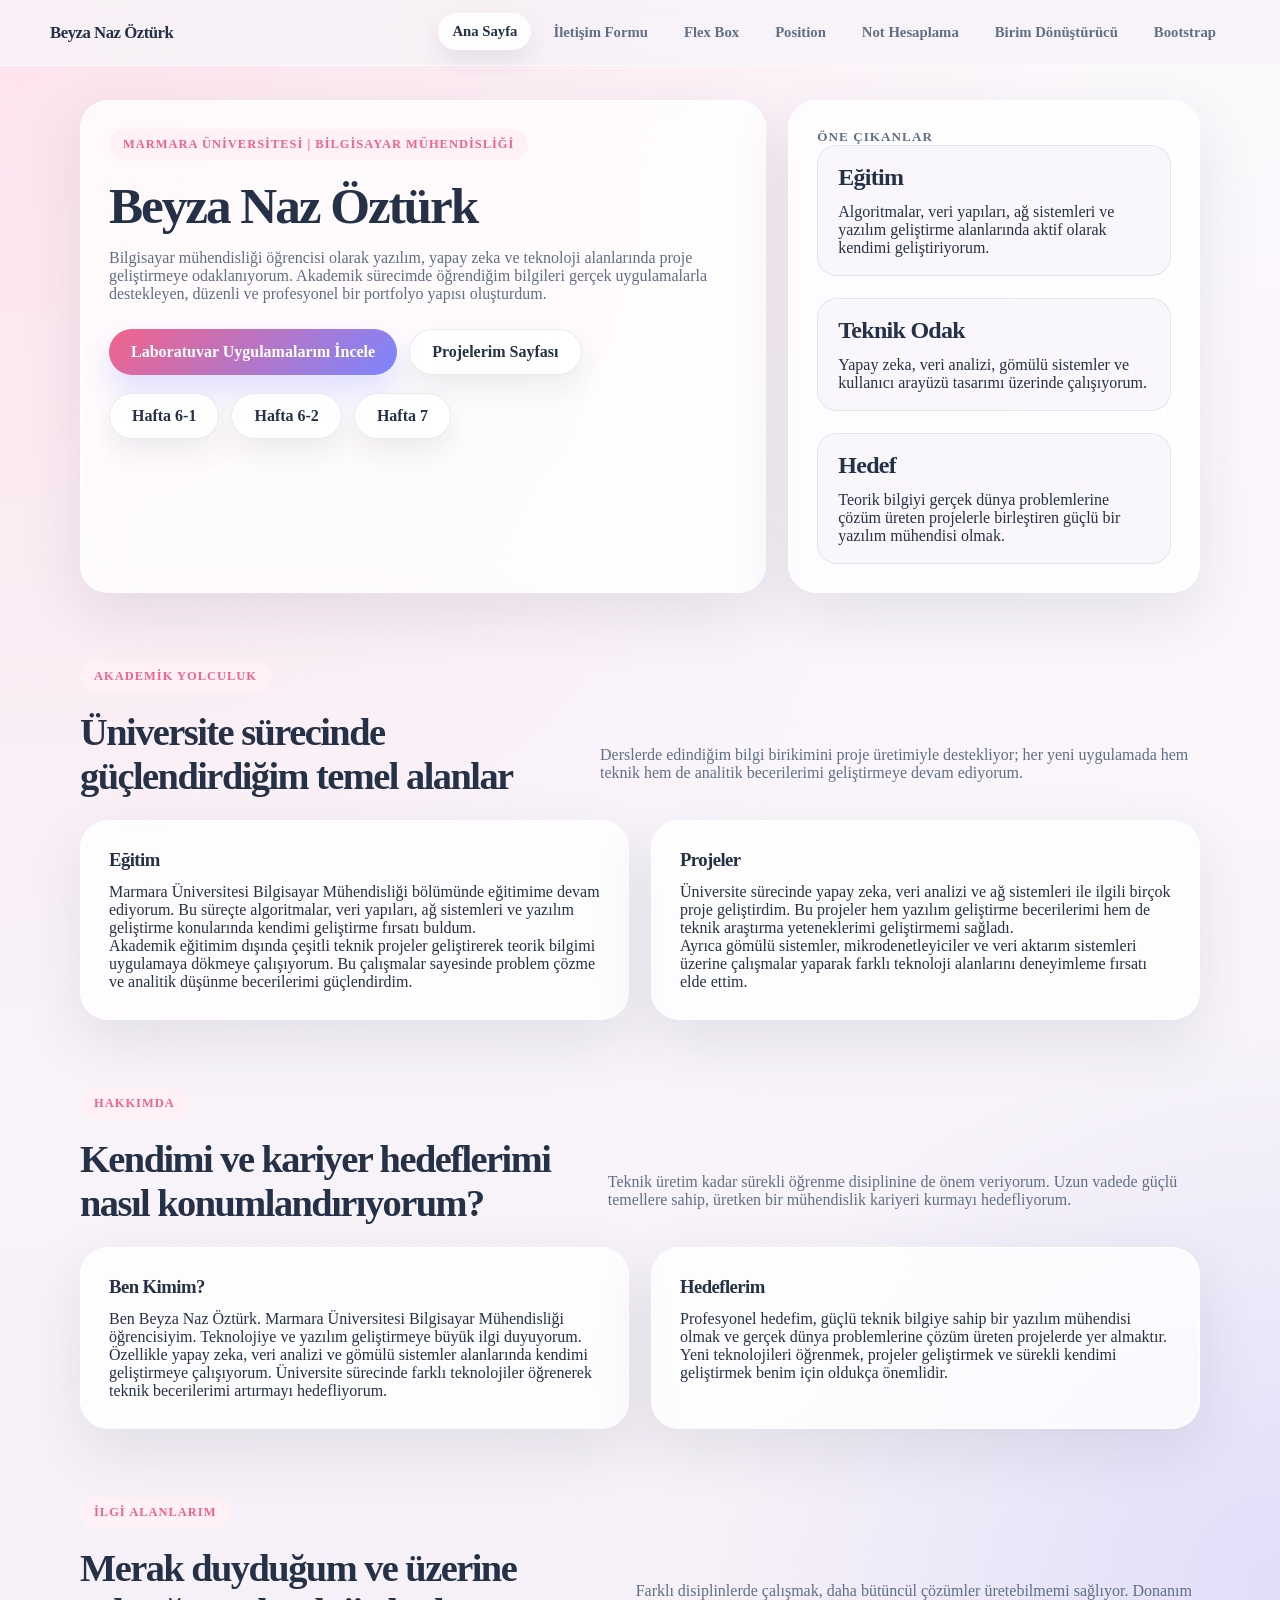
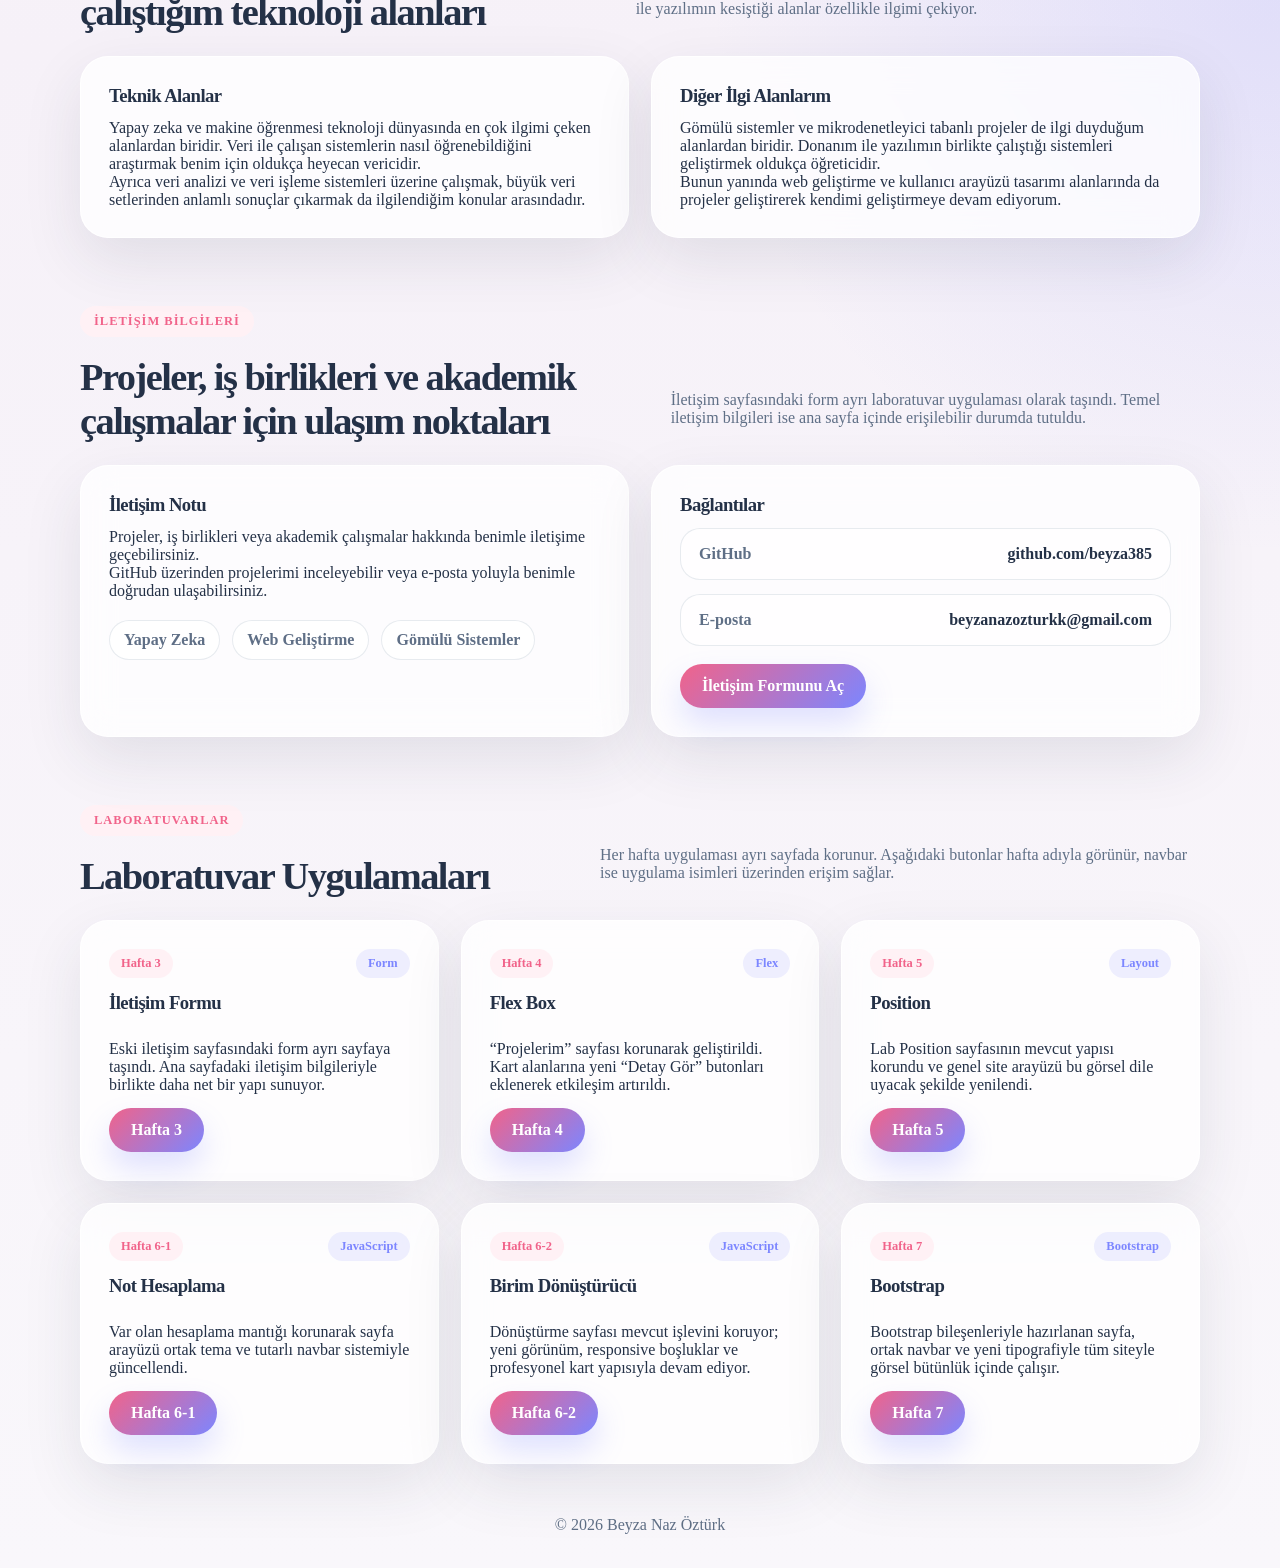
<file: index.html>
<!DOCTYPE html>
<html lang="tr">
<head>
  <meta charset="UTF-8">
  <meta name="viewport" content="width=device-width, initial-scale=1.0">
  <title>Beyza Naz Öztürk | Kişisel Web Sitesi</title>
  <link rel="preconnect" href="https://fonts.googleapis.com">
  <link rel="preconnect" href="https://fonts.gstatic.com" crossorigin>
  <link href="https://fonts.googleapis.com/css2?family=Manrope:wght@400;500;600;700;800&display=swap" rel="stylesheet">
  <link rel="stylesheet" href="styles/style.css">
</head>
<body id="top">
  <nav class="site-nav">
    <div class="nav-inner">
      <a class="nav-brand" href="#top">Beyza Naz Öztürk</a>
      <button class="nav-toggle" type="button" aria-expanded="false" aria-label="Menüyü aç">Menü</button>
      <div class="nav-links">
        <a href="#top" aria-current="page">Ana Sayfa</a>
        <a href="contact.html">İletişim Formu</a>
        <a href="projelerim.html">Flex Box</a>
        <a href="lab_position.html">Position</a>
        <a href="hafta6-1.html">Not Hesaplama</a>
        <a href="hafta6-2.html">Birim Dönüştürücü</a>
        <a href="hafta7.html">Bootstrap</a>
      </div>
    </div>
  </nav>

  <header class="hero-section">
    <div class="section-shell hero-grid">
      <section class="surface-card hero-copy">
        <span class="eyebrow">Marmara Üniversitesi | Bilgisayar Mühendisliği</span>
        <h1>Beyza Naz Öztürk</h1>
        <p>
          Bilgisayar mühendisliği öğrencisi olarak yazılım, yapay zeka ve teknoloji alanlarında proje geliştirmeye odaklanıyorum.
          Akademik sürecimde öğrendiğim bilgileri gerçek uygulamalarla destekleyen, düzenli ve profesyonel bir portfolyo yapısı oluşturdum.
        </p>
        <div class="cta-row">
          <a href="#laboratuvar" class="primary-btn">Laboratuvar Uygulamalarını İncele</a>
          <a href="projelerim.html" class="secondary-btn">Projelerim Sayfası</a>
        </div>
        <div class="quick-links">
          <a href="hafta6-1.html" class="week-btn">Hafta 6-1</a>
          <a href="hafta6-2.html" class="week-btn">Hafta 6-2</a>
          <a href="hafta7.html" class="week-btn">Hafta 7</a>
        </div>
      </section>

      <aside class="surface-card hero-panel">
        <p class="panel-label">Öne Çıkanlar</p>
        <div class="hero-stats">
          <article class="stat-card">
            <h2>Eğitim</h2>
            <p>Algoritmalar, veri yapıları, ağ sistemleri ve yazılım geliştirme alanlarında aktif olarak kendimi geliştiriyorum.</p>
          </article>
          <article class="stat-card">
            <h2>Teknik Odak</h2>
            <p>Yapay zeka, veri analizi, gömülü sistemler ve kullanıcı arayüzü tasarımı üzerinde çalışıyorum.</p>
          </article>
          <article class="stat-card">
            <h2>Hedef</h2>
            <p>Teorik bilgiyi gerçek dünya problemlerine çözüm üreten projelerle birleştiren güçlü bir yazılım mühendisi olmak.</p>
          </article>
        </div>
      </aside>
    </div>
  </header>

  <main>
    <section class="section">
      <div class="section-shell">
        <div class="section-head">
          <div>
            <span class="eyebrow">Akademik Yolculuk</span>
            <h2>Üniversite sürecinde güçlendirdiğim temel alanlar</h2>
          </div>
          <p class="section-copy">
            Derslerde edindiğim bilgi birikimini proje üretimiyle destekliyor; her yeni uygulamada hem teknik hem de analitik becerilerimi geliştirmeye devam ediyorum.
          </p>
        </div>

        <div class="card-grid">
          <article class="surface-card">
            <h3>Eğitim</h3>
            <p>
              Marmara Üniversitesi Bilgisayar Mühendisliği bölümünde eğitimime devam ediyorum. Bu süreçte algoritmalar,
              veri yapıları, ağ sistemleri ve yazılım geliştirme konularında kendimi geliştirme fırsatı buldum.
            </p>
            <p>
              Akademik eğitimim dışında çeşitli teknik projeler geliştirerek teorik bilgimi uygulamaya dökmeye çalışıyorum.
              Bu çalışmalar sayesinde problem çözme ve analitik düşünme becerilerimi güçlendirdim.
            </p>
          </article>

          <article class="surface-card">
            <h3>Projeler</h3>
            <p>
              Üniversite sürecinde yapay zeka, veri analizi ve ağ sistemleri ile ilgili birçok proje geliştirdim.
              Bu projeler hem yazılım geliştirme becerilerimi hem de teknik araştırma yeteneklerimi geliştirmemi sağladı.
            </p>
            <p>
              Ayrıca gömülü sistemler, mikrodenetleyiciler ve veri aktarım sistemleri üzerine çalışmalar yaparak farklı teknoloji alanlarını
              deneyimleme fırsatı elde ettim.
            </p>
          </article>
        </div>
      </div>
    </section>

    <section id="hakkimda" class="section">
      <div class="section-shell">
        <div class="section-head">
          <div>
            <span class="eyebrow">Hakkımda</span>
            <h2>Kendimi ve kariyer hedeflerimi nasıl konumlandırıyorum?</h2>
          </div>
          <p class="section-copy">
            Teknik üretim kadar sürekli öğrenme disiplinine de önem veriyorum. Uzun vadede güçlü temellere sahip, üretken bir mühendislik kariyeri kurmayı hedefliyorum.
          </p>
        </div>

        <div class="card-grid">
          <article class="surface-card">
            <h3>Ben Kimim?</h3>
            <p>
              Ben Beyza Naz Öztürk. Marmara Üniversitesi Bilgisayar Mühendisliği öğrencisiyim. Teknolojiye ve yazılım geliştirmeye büyük ilgi duyuyorum.
            </p>
            <p>
              Özellikle yapay zeka, veri analizi ve gömülü sistemler alanlarında kendimi geliştirmeye çalışıyorum.
              Üniversite sürecinde farklı teknolojiler öğrenerek teknik becerilerimi artırmayı hedefliyorum.
            </p>
          </article>

          <article class="surface-card">
            <h3>Hedeflerim</h3>
            <p>
              Profesyonel hedefim, güçlü teknik bilgiye sahip bir yazılım mühendisi olmak ve gerçek dünya problemlerine çözüm üreten projelerde yer almaktır.
            </p>
            <p>
              Yeni teknolojileri öğrenmek, projeler geliştirmek ve sürekli kendimi geliştirmek benim için oldukça önemlidir.
            </p>
          </article>
        </div>
      </div>
    </section>

    <section id="ilgi-alanlari" class="section">
      <div class="section-shell">
        <div class="section-head">
          <div>
            <span class="eyebrow">İlgi Alanlarım</span>
            <h2>Merak duyduğum ve üzerine çalıştığım teknoloji alanları</h2>
          </div>
          <p class="section-copy">
            Farklı disiplinlerde çalışmak, daha bütüncül çözümler üretebilmemi sağlıyor. Donanım ile yazılımın kesiştiği alanlar özellikle ilgimi çekiyor.
          </p>
        </div>

        <div class="card-grid">
          <article class="surface-card">
            <h3>Teknik Alanlar</h3>
            <p>
              Yapay zeka ve makine öğrenmesi teknoloji dünyasında en çok ilgimi çeken alanlardan biridir.
              Veri ile çalışan sistemlerin nasıl öğrenebildiğini araştırmak benim için oldukça heyecan vericidir.
            </p>
            <p>
              Ayrıca veri analizi ve veri işleme sistemleri üzerine çalışmak, büyük veri setlerinden anlamlı sonuçlar çıkarmak da ilgilendiğim konular arasındadır.
            </p>
          </article>

          <article class="surface-card">
            <h3>Diğer İlgi Alanlarım</h3>
            <p>
              Gömülü sistemler ve mikrodenetleyici tabanlı projeler de ilgi duyduğum alanlardan biridir.
              Donanım ile yazılımın birlikte çalıştığı sistemleri geliştirmek oldukça öğreticidir.
            </p>
            <p>
              Bunun yanında web geliştirme ve kullanıcı arayüzü tasarımı alanlarında da projeler geliştirerek kendimi geliştirmeye devam ediyorum.
            </p>
          </article>
        </div>
      </div>
    </section>

    <section id="iletisim-bilgileri" class="section">
      <div class="section-shell">
        <div class="section-head">
          <div>
            <span class="eyebrow">İletişim Bilgileri</span>
            <h2>Projeler, iş birlikleri ve akademik çalışmalar için ulaşım noktaları</h2>
          </div>
          <p class="section-copy">
            İletişim sayfasındaki form ayrı laboratuvar uygulaması olarak taşındı. Temel iletişim bilgileri ise ana sayfa içinde erişilebilir durumda tutuldu.
          </p>
        </div>

        <div class="page-grid">
          <article class="surface-card">
            <h3>İletişim Notu</h3>
            <p>Projeler, iş birlikleri veya akademik çalışmalar hakkında benimle iletişime geçebilirsiniz.</p>
            <p>GitHub üzerinden projelerimi inceleyebilir veya e-posta yoluyla benimle doğrudan ulaşabilirsiniz.</p>
            <div class="pill-list">
              <span class="pill">Yapay Zeka</span>
              <span class="pill">Web Geliştirme</span>
              <span class="pill">Gömülü Sistemler</span>
            </div>
          </article>

          <article class="surface-card">
            <h3>Bağlantılar</h3>
            <div class="info-list">
              <a class="contact-link" href="https://github.com/beyza385" target="_blank" rel="noreferrer">
                <span>GitHub</span>
                <strong>github.com/beyza385</strong>
              </a>
              <a class="contact-link" href="mailto:beyzanazozturkk@gmail.com">
                <span>E-posta</span>
                <strong>beyzanazozturkk@gmail.com</strong>
              </a>
            </div>
            <div class="cta-row" style="margin-top: 18px;">
              <a href="contact.html" class="primary-btn">İletişim Formunu Aç</a>
            </div>
          </article>
        </div>
      </div>
    </section>

    <section id="laboratuvar" class="section">
      <div class="section-shell">
        <div class="section-head">
          <div>
            <span class="eyebrow">Laboratuvarlar</span>
            <h2>Laboratuvar Uygulamaları</h2>
          </div>
          <p class="section-copy">
            Her hafta uygulaması ayrı sayfada korunur. Aşağıdaki butonlar hafta adıyla görünür, navbar ise uygulama isimleri üzerinden erişim sağlar.
          </p>
        </div>

        <div class="lab-grid">
          <article class="surface-card lab-card">
            <div class="lab-card-top">
              <span class="week-label">Hafta 3</span>
              <span class="lab-tag">Form</span>
            </div>
            <h3>İletişim Formu</h3>
            <p>Eski iletişim sayfasındaki form ayrı sayfaya taşındı. Ana sayfadaki iletişim bilgileriyle birlikte daha net bir yapı sunuyor.</p>
            <a href="contact.html" class="lab-button">Hafta 3</a>
          </article>

          <article class="surface-card lab-card">
            <div class="lab-card-top">
              <span class="week-label">Hafta 4</span>
              <span class="lab-tag">Flex</span>
            </div>
            <h3>Flex Box</h3>
            <p>“Projelerim” sayfası korunarak geliştirildi. Kart alanlarına yeni “Detay Gör” butonları eklenerek etkileşim artırıldı.</p>
            <a href="projelerim.html" class="lab-button">Hafta 4</a>
          </article>

          <article class="surface-card lab-card">
            <div class="lab-card-top">
              <span class="week-label">Hafta 5</span>
              <span class="lab-tag">Layout</span>
            </div>
            <h3>Position</h3>
            <p>Lab Position sayfasının mevcut yapısı korundu ve genel site arayüzü bu görsel dile uyacak şekilde yenilendi.</p>
            <a href="lab_position.html" class="lab-button">Hafta 5</a>
          </article>

          <article class="surface-card lab-card">
            <div class="lab-card-top">
              <span class="week-label">Hafta 6-1</span>
              <span class="lab-tag">JavaScript</span>
            </div>
            <h3>Not Hesaplama</h3>
            <p>Var olan hesaplama mantığı korunarak sayfa arayüzü ortak tema ve tutarlı navbar sistemiyle güncellendi.</p>
            <a href="hafta6-1.html" class="lab-button">Hafta 6-1</a>
          </article>

          <article class="surface-card lab-card">
            <div class="lab-card-top">
              <span class="week-label">Hafta 6-2</span>
              <span class="lab-tag">JavaScript</span>
            </div>
            <h3>Birim Dönüştürücü</h3>
            <p>Dönüştürme sayfası mevcut işlevini koruyor; yeni görünüm, responsive boşluklar ve profesyonel kart yapısıyla devam ediyor.</p>
            <a href="hafta6-2.html" class="lab-button">Hafta 6-2</a>
          </article>

          <article class="surface-card lab-card">
            <div class="lab-card-top">
              <span class="week-label">Hafta 7</span>
              <span class="lab-tag">Bootstrap</span>
            </div>
            <h3>Bootstrap</h3>
            <p>Bootstrap bileşenleriyle hazırlanan sayfa, ortak navbar ve yeni tipografiyle tüm siteyle görsel bütünlük içinde çalışır.</p>
            <a href="hafta7.html" class="lab-button">Hafta 7</a>
          </article>
        </div>
      </div>
    </section>
  </main>

  <footer class="site-footer">
    <p>© 2026 Beyza Naz Öztürk</p>
  </footer>

  <script src="scripts/main.js"></script>
</body>
</html>
</file>
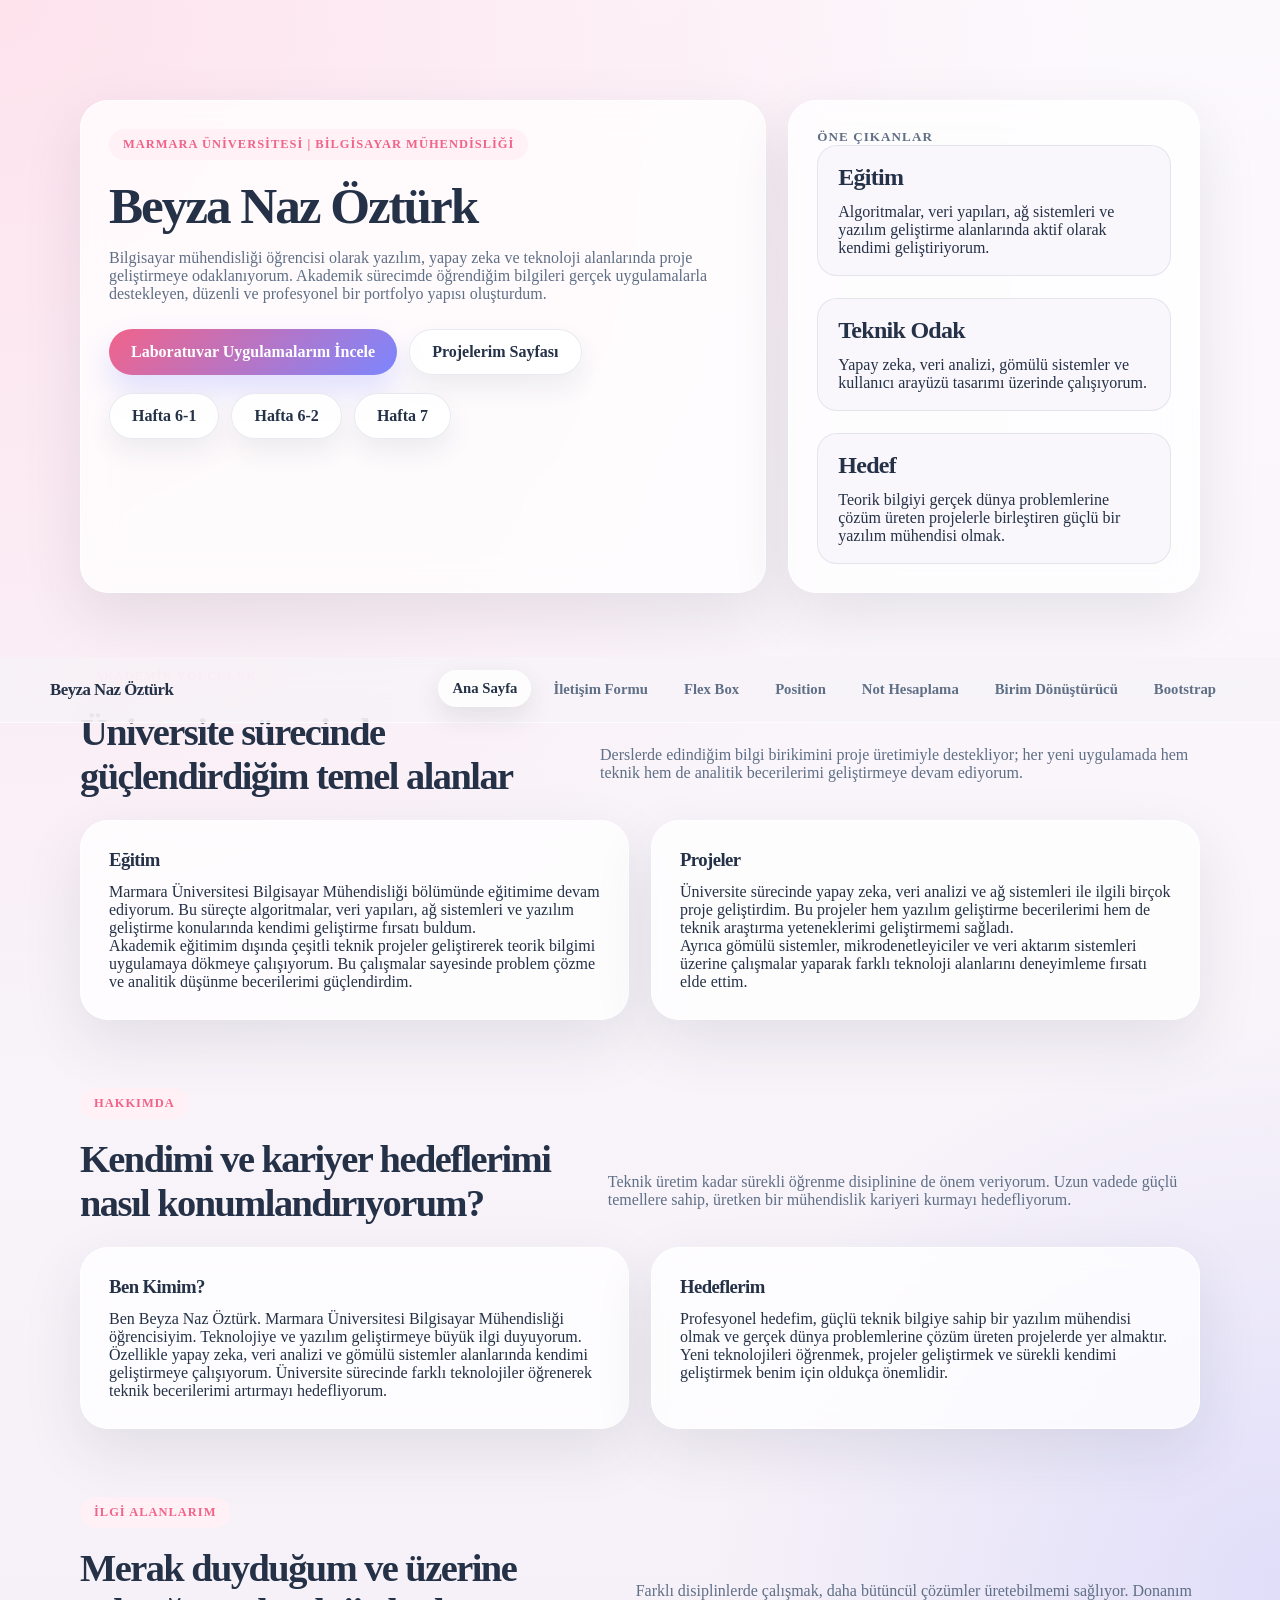
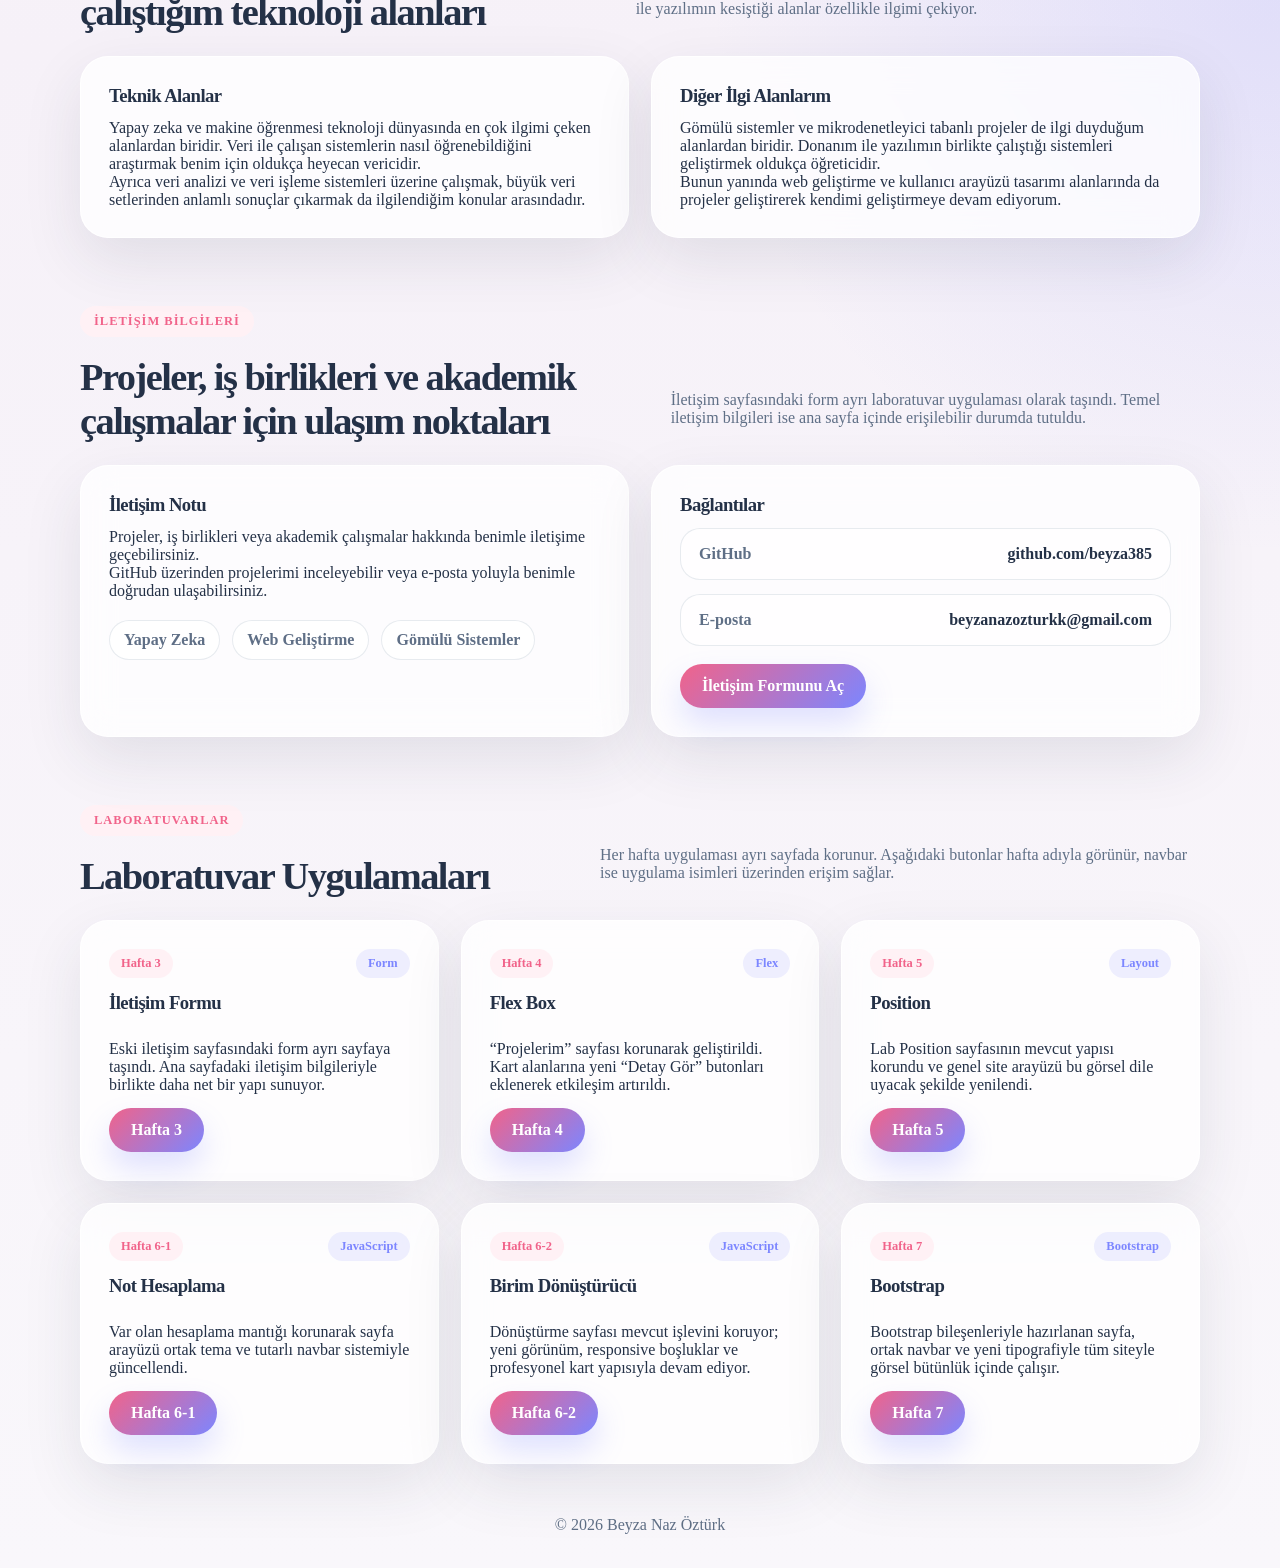
<file: about.html>
<!DOCTYPE html>
<html lang="tr">
<head>
  <meta charset="UTF-8">
  <meta name="viewport" content="width=device-width, initial-scale=1.0">
  <meta http-equiv="refresh" content="0; url=index.html#hakkimda">
  <title>Hakkımda | Yönlendiriliyor</title>
  <link rel="preconnect" href="https://fonts.googleapis.com">
  <link rel="preconnect" href="https://fonts.gstatic.com" crossorigin>
  <link href="https://fonts.googleapis.com/css2?family=Manrope:wght@400;500;600;700;800&display=swap" rel="stylesheet">
  <link rel="stylesheet" href="styles/style.css">
</head>
<body class="redirect-page">
  <nav class="site-nav">
    <div class="nav-inner">
      <a class="nav-brand" href="index.html#top">Beyza Naz Öztürk</a>
      <button class="nav-toggle" type="button" aria-expanded="false" aria-label="Menüyü aç">Menü</button>
      <div class="nav-links">
        <a href="index.html#top" aria-current="page">Ana Sayfa</a>
        <a href="contact.html">İletişim Formu</a>
        <a href="projelerim.html">Flex Box</a>
        <a href="lab_position.html">Position</a>
        <a href="hafta6-1.html">Not Hesaplama</a>
        <a href="hafta6-2.html">Birim Dönüştürücü</a>
        <a href="hafta7.html">Bootstrap</a>
      </div>
    </div>
  </nav>

  <main class="redirect-main">
    <div class="section-shell">
      <section class="redirect-card">
        <span class="eyebrow">Güncel Yapı</span>
        <h1>Hakkımda bölümü ana sayfaya taşındı.</h1>
        <p>Otomatik yönlendirme çalışmazsa aşağıdaki buton ile doğrudan ilgili bölüme geçebilirsiniz.</p>
        <a href="index.html#hakkimda" class="primary-btn">Hakkımda Bölümüne Git</a>
      </section>
    </div>
  </main>

  <script src="scripts/main.js"></script>
</body>
</html>
</file>
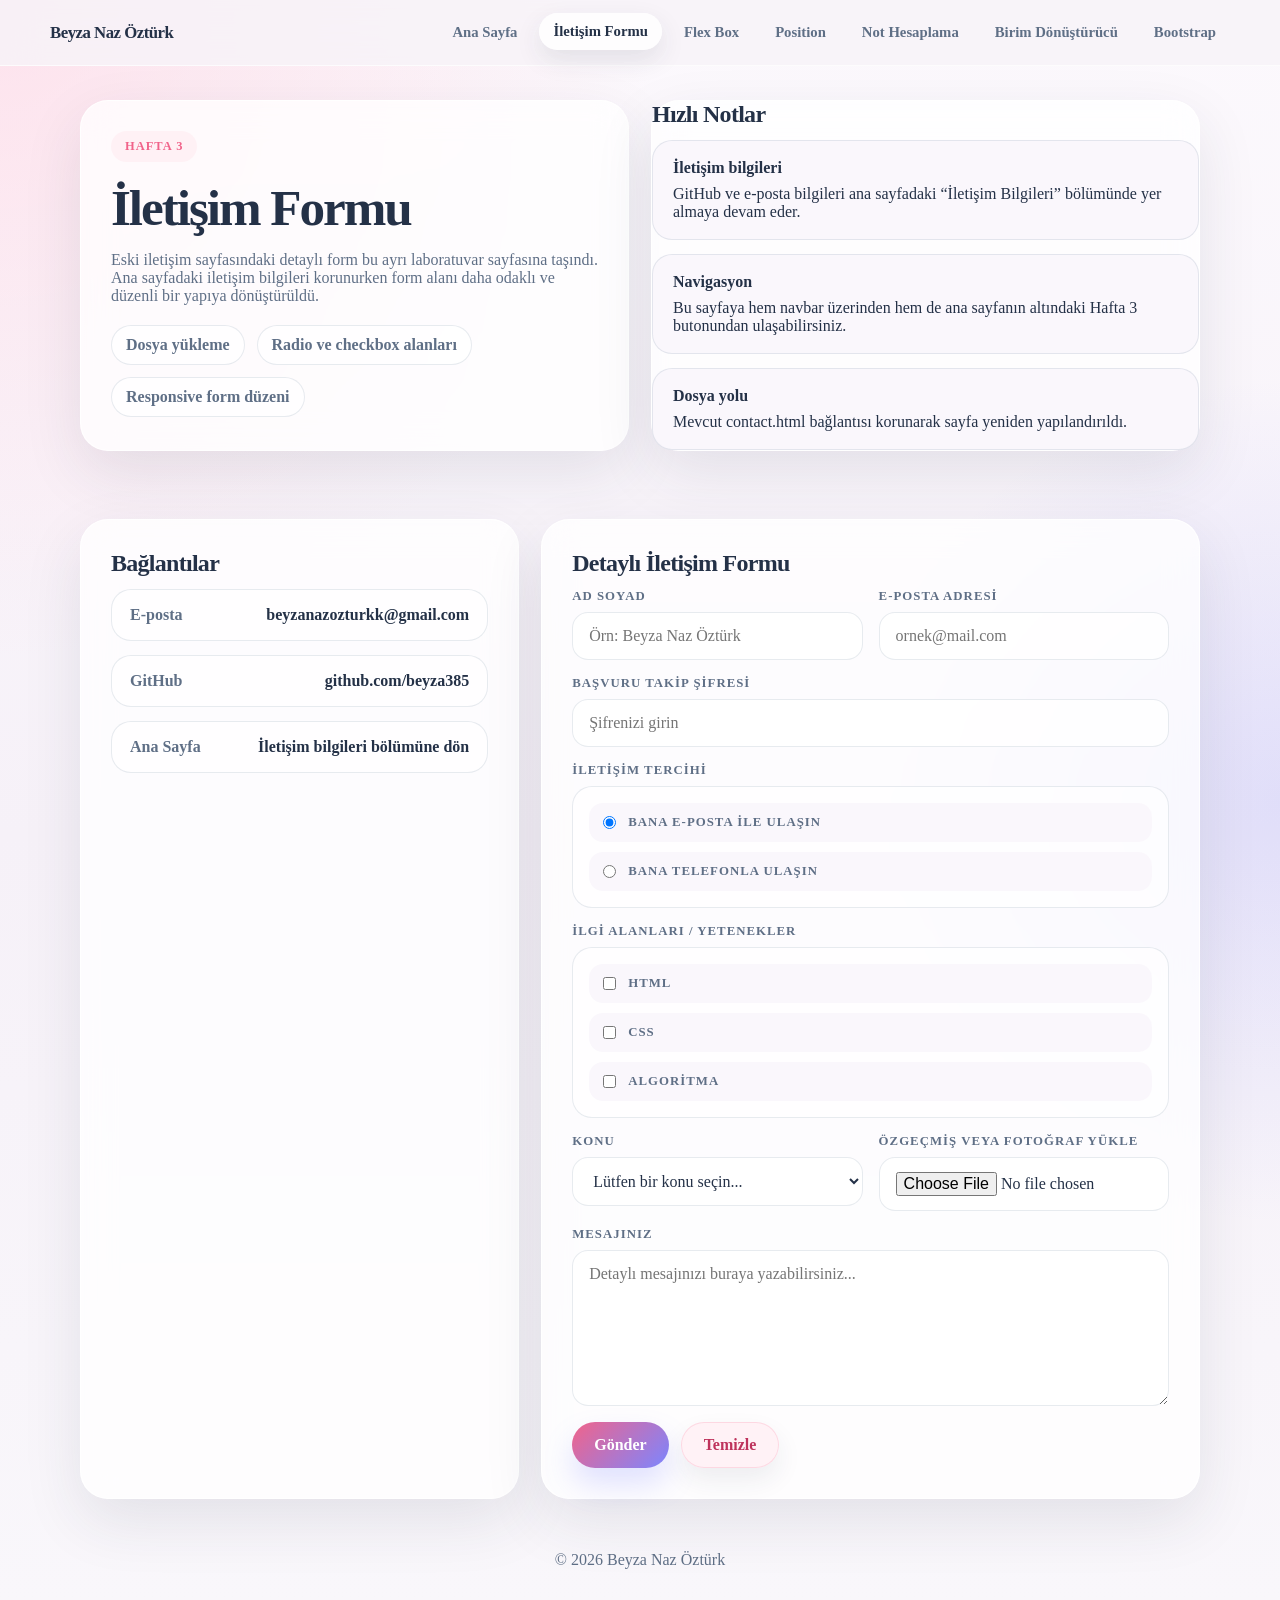
<file: contact.html>
<!DOCTYPE html>
<html lang="tr">
<head>
  <meta charset="UTF-8">
  <meta name="viewport" content="width=device-width, initial-scale=1.0">
  <title>Hafta 3 | İletişim Formu</title>
  <link rel="preconnect" href="https://fonts.googleapis.com">
  <link rel="preconnect" href="https://fonts.gstatic.com" crossorigin>
  <link href="https://fonts.googleapis.com/css2?family=Manrope:wght@400;500;600;700;800&display=swap" rel="stylesheet">
  <link rel="stylesheet" href="styles/style.css">
</head>
<body class="contact-page">
  <nav class="site-nav">
    <div class="nav-inner">
      <a class="nav-brand" href="index.html#top">Beyza Naz Öztürk</a>
      <button class="nav-toggle" type="button" aria-expanded="false" aria-label="Menüyü aç">Menü</button>
      <div class="nav-links">
        <a href="index.html#top">Ana Sayfa</a>
        <a href="contact.html" aria-current="page">İletişim Formu</a>
        <a href="projelerim.html">Flex Box</a>
        <a href="lab_position.html">Position</a>
        <a href="hafta6-1.html">Not Hesaplama</a>
        <a href="hafta6-2.html">Birim Dönüştürücü</a>
        <a href="hafta7.html">Bootstrap</a>
      </div>
    </div>
  </nav>

  <header class="page-hero">
    <div class="section-shell page-grid">
      <section class="page-banner">
        <span class="eyebrow">Hafta 3</span>
        <h1>İletişim Formu</h1>
        <p>
          Eski iletişim sayfasındaki detaylı form bu ayrı laboratuvar sayfasına taşındı.
          Ana sayfadaki iletişim bilgileri korunurken form alanı daha odaklı ve düzenli bir yapıya dönüştürüldü.
        </p>
        <div class="pill-list">
          <span class="pill">Dosya yükleme</span>
          <span class="pill">Radio ve checkbox alanları</span>
          <span class="pill">Responsive form düzeni</span>
        </div>
      </section>

      <aside class="info-shell">
        <h2>Hızlı Notlar</h2>
        <div class="info-list">
          <article class="info-item">
            <strong>İletişim bilgileri</strong>
            <p>GitHub ve e-posta bilgileri ana sayfadaki “İletişim Bilgileri” bölümünde yer almaya devam eder.</p>
          </article>
          <article class="info-item">
            <strong>Navigasyon</strong>
            <p>Bu sayfaya hem navbar üzerinden hem de ana sayfanın altındaki Hafta 3 butonundan ulaşabilirsiniz.</p>
          </article>
          <article class="info-item">
            <strong>Dosya yolu</strong>
            <p>Mevcut contact.html bağlantısı korunarak sayfa yeniden yapılandırıldı.</p>
          </article>
        </div>
      </aside>
    </div>
  </header>

  <main class="section">
    <div class="section-shell page-grid contact-layout">
      <section class="info-shell">
        <h2>Bağlantılar</h2>
        <div class="info-list">
          <a class="contact-link" href="mailto:beyzanazozturkk@gmail.com">
            <span>E-posta</span>
            <strong>beyzanazozturkk@gmail.com</strong>
          </a>
          <a class="contact-link" href="https://github.com/beyza385" target="_blank" rel="noreferrer">
            <span>GitHub</span>
            <strong>github.com/beyza385</strong>
          </a>
          <a class="contact-link" href="index.html#iletisim-bilgileri">
            <span>Ana Sayfa</span>
            <strong>İletişim bilgileri bölümüne dön</strong>
          </a>
        </div>
      </section>

      <section class="form-shell">
        <h2>Detaylı İletişim Formu</h2>

        <form action="#" method="post" enctype="multipart/form-data">
          <div class="form-grid">
            <div class="form-field">
              <label for="adsoyad">Ad Soyad</label>
              <input type="text" id="adsoyad" name="adsoyad" placeholder="Örn: Beyza Naz Öztürk">
            </div>

            <div class="form-field">
              <label for="email">E-posta Adresi</label>
              <input type="email" id="email" name="email" placeholder="ornek@mail.com">
            </div>

            <div class="form-field form-field--full">
              <label for="sifre">Başvuru Takip Şifresi</label>
              <input type="password" id="sifre" name="sifre" placeholder="Şifrenizi girin">
            </div>

            <div class="form-field form-field--full">
              <label>İletişim Tercihi</label>
              <div class="option-box">
                <label class="inline-option">
                  <input type="radio" name="iletisim" value="eposta" checked>
                  <span>Bana e-posta ile ulaşın</span>
                </label>
                <label class="inline-option">
                  <input type="radio" name="iletisim" value="telefon">
                  <span>Bana telefonla ulaşın</span>
                </label>
              </div>
            </div>

            <div class="form-field form-field--full">
              <label>İlgi Alanları / Yetenekler</label>
              <div class="option-box">
                <label class="inline-option">
                  <input type="checkbox" name="yetenek" value="html">
                  <span>HTML</span>
                </label>
                <label class="inline-option">
                  <input type="checkbox" name="yetenek" value="css">
                  <span>CSS</span>
                </label>
                <label class="inline-option">
                  <input type="checkbox" name="yetenek" value="algoritma">
                  <span>Algoritma</span>
                </label>
              </div>
            </div>

            <div class="form-field">
              <label for="konu">Konu</label>
              <select id="konu" name="konu">
                <option value="">Lütfen bir konu seçin...</option>
                <option value="is-teklifi">İş Teklifi</option>
                <option value="soru">Soru</option>
                <option value="geri-bildirim">Geri Bildirim</option>
              </select>
            </div>

            <div class="form-field">
              <label for="dosya">Özgeçmiş veya Fotoğraf Yükle</label>
              <input type="file" id="dosya" name="dosya">
            </div>

            <div class="form-field form-field--full">
              <label for="mesaj">Mesajınız</label>
              <textarea id="mesaj" name="mesaj" rows="7" placeholder="Detaylı mesajınızı buraya yazabilirsiniz..."></textarea>
            </div>
          </div>

          <div class="button-group">
            <button type="submit" class="send-btn">Gönder</button>
            <button type="reset" class="clear-btn">Temizle</button>
          </div>
        </form>
      </section>
    </div>
  </main>

  <footer class="site-footer">
    <p>© 2026 Beyza Naz Öztürk</p>
  </footer>

  <script src="scripts/main.js"></script>
</body>
</html>
</file>
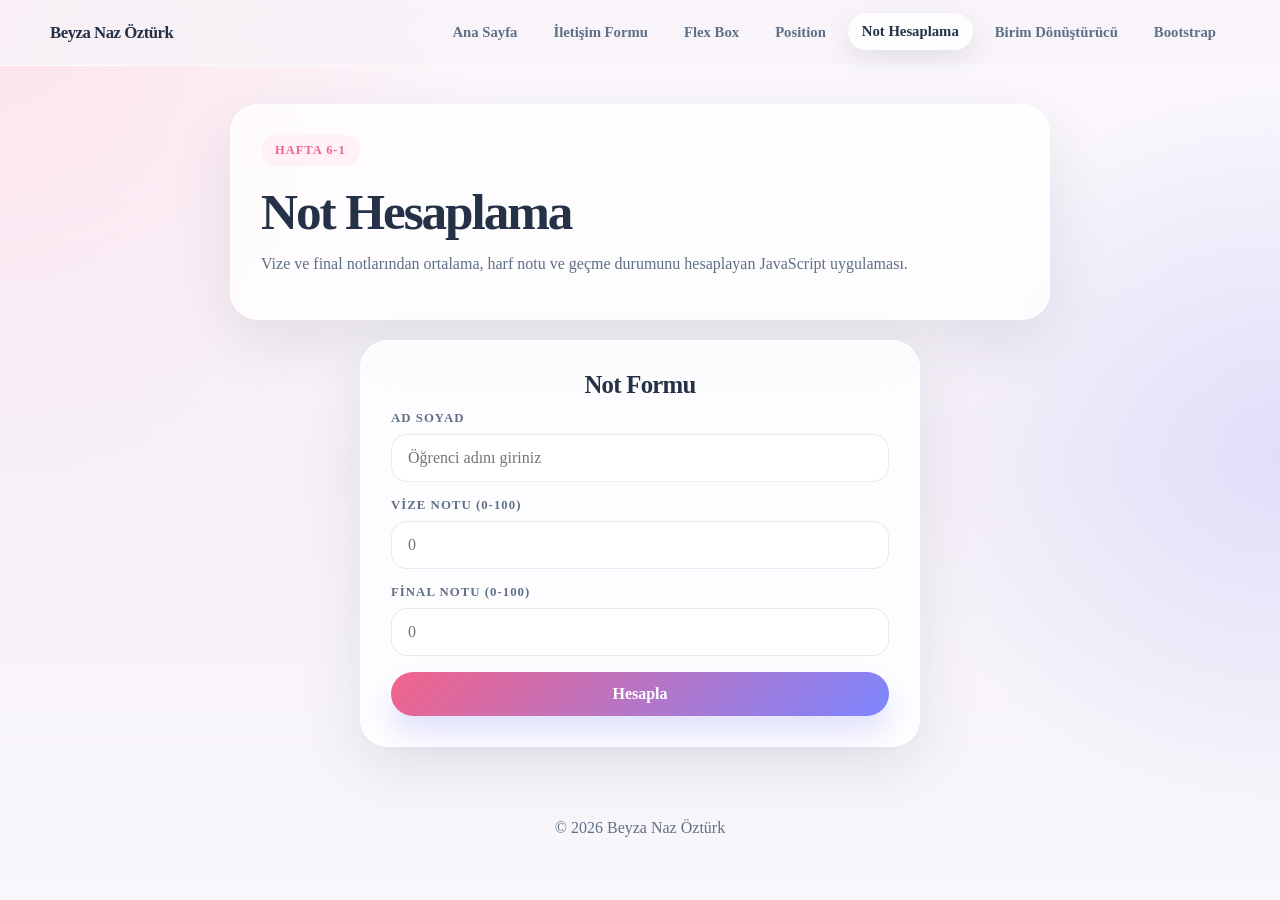
<file: hafta6-1.html>
<!DOCTYPE html>
<html lang="tr">
<head>
  <meta charset="UTF-8">
  <meta name="viewport" content="width=device-width, initial-scale=1.0">
  <title>Hafta 6-1 | Not Hesaplama</title>
  <link rel="preconnect" href="https://fonts.googleapis.com">
  <link rel="preconnect" href="https://fonts.gstatic.com" crossorigin>
  <link href="https://fonts.googleapis.com/css2?family=Manrope:wght@400;500;600;700;800&display=swap" rel="stylesheet">
  <link rel="stylesheet" href="styles/style.css">
</head>
<body>
  <nav class="site-nav">
    <div class="nav-inner">
      <a class="nav-brand" href="index.html#top">Beyza Naz Öztürk</a>
      <button class="nav-toggle" type="button" aria-expanded="false" aria-label="Menüyü aç">Menü</button>
      <div class="nav-links">
        <a href="index.html#top">Ana Sayfa</a>
        <a href="contact.html">İletişim Formu</a>
        <a href="projelerim.html">Flex Box</a>
        <a href="lab_position.html">Position</a>
        <a href="hafta6-1.html" aria-current="page">Not Hesaplama</a>
        <a href="hafta6-2.html">Birim Dönüştürücü</a>
        <a href="hafta7.html">Bootstrap</a>
      </div>
    </div>
  </nav>

  <header class="week-header">
    <section class="page-banner">
      <span class="eyebrow">Hafta 6-1</span>
      <h1>Not Hesaplama</h1>
      <p>Vize ve final notlarından ortalama, harf notu ve geçme durumunu hesaplayan JavaScript uygulaması.</p>
    </section>
  </header>

  <main class="week-page">
    <section class="week-card">
      <h2>Not Formu</h2>
      <div class="modern-form">
        <div class="form-group">
          <label for="name">Ad Soyad</label>
          <input type="text" id="name" placeholder="Öğrenci adını giriniz">
        </div>
        <div class="form-group">
          <label for="vize">Vize Notu (0-100)</label>
          <input type="number" id="vize" placeholder="0" min="0" max="100">
        </div>
        <div class="form-group">
          <label for="final">Final Notu (0-100)</label>
          <input type="number" id="final" placeholder="0" min="0" max="100">
        </div>
        <button type="button" class="modern-btn" onclick="hesapla()">Hesapla</button>
      </div>
      <div id="result" class="result-card" style="display: none;"></div>
    </section>
  </main>

  <footer class="site-footer">
    <p>© 2026 Beyza Naz Öztürk</p>
  </footer>

  <script src="scripts/main.js"></script>
  <script src="hafta6-1.js"></script>
</body>
</html>
</file>
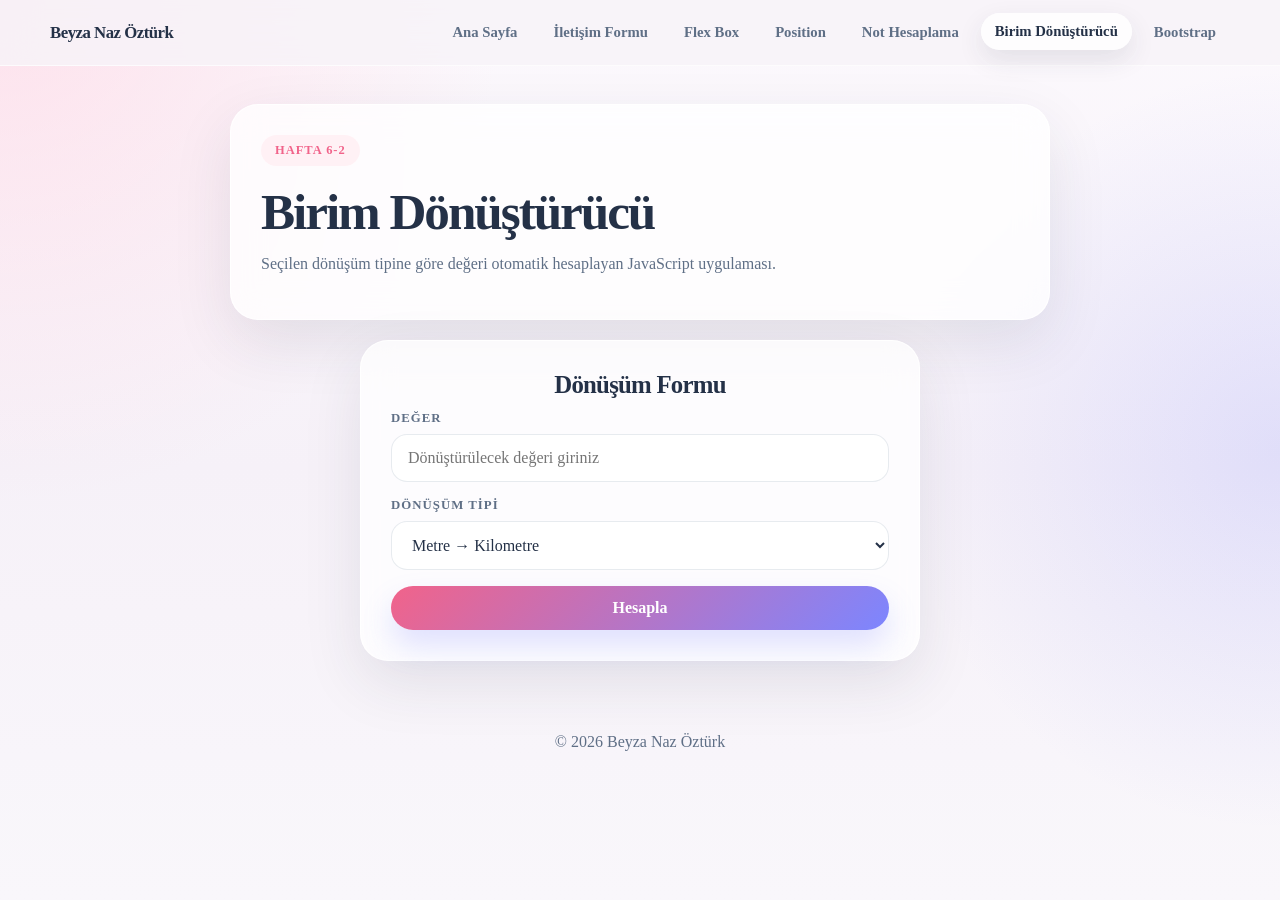
<file: hafta6-2.html>
<!DOCTYPE html>
<html lang="tr">
<head>
  <meta charset="UTF-8">
  <meta name="viewport" content="width=device-width, initial-scale=1.0">
  <title>Hafta 6-2 | Birim Dönüştürücü</title>
  <link rel="preconnect" href="https://fonts.googleapis.com">
  <link rel="preconnect" href="https://fonts.gstatic.com" crossorigin>
  <link href="https://fonts.googleapis.com/css2?family=Manrope:wght@400;500;600;700;800&display=swap" rel="stylesheet">
  <link rel="stylesheet" href="styles/style.css">
</head>
<body>
  <nav class="site-nav">
    <div class="nav-inner">
      <a class="nav-brand" href="index.html#top">Beyza Naz Öztürk</a>
      <button class="nav-toggle" type="button" aria-expanded="false" aria-label="Menüyü aç">Menü</button>
      <div class="nav-links">
        <a href="index.html#top">Ana Sayfa</a>
        <a href="contact.html">İletişim Formu</a>
        <a href="projelerim.html">Flex Box</a>
        <a href="lab_position.html">Position</a>
        <a href="hafta6-1.html">Not Hesaplama</a>
        <a href="hafta6-2.html" aria-current="page">Birim Dönüştürücü</a>
        <a href="hafta7.html">Bootstrap</a>
      </div>
    </div>
  </nav>

  <header class="week-header">
    <section class="page-banner">
      <span class="eyebrow">Hafta 6-2</span>
      <h1>Birim Dönüştürücü</h1>
      <p>Seçilen dönüşüm tipine göre değeri otomatik hesaplayan JavaScript uygulaması.</p>
    </section>
  </header>

  <main class="week-page">
    <section class="week-card">
      <h2>Dönüşüm Formu</h2>
      <div class="modern-form">
        <div class="form-group">
          <label for="value">Değer</label>
          <input type="number" id="value" placeholder="Dönüştürülecek değeri giriniz">
        </div>
        <div class="form-group">
          <label for="type">Dönüşüm Tipi</label>
          <select id="type">
            <option value="meterToKm">Metre → Kilometre</option>
            <option value="celsiusToFahrenheit">Celsius → Fahrenheit</option>
            <option value="kgToGram">Kilogram → Gram</option>
          </select>
        </div>
        <button type="button" class="modern-btn" onclick="donustur()">Hesapla</button>
      </div>
      <div id="convertResult" class="result-card" style="display: none;"></div>
    </section>
  </main>

  <footer class="site-footer">
    <p>© 2026 Beyza Naz Öztürk</p>
  </footer>

  <script src="scripts/main.js"></script>
  <script src="hafta6-2.js"></script>
</body>
</html>
</file>
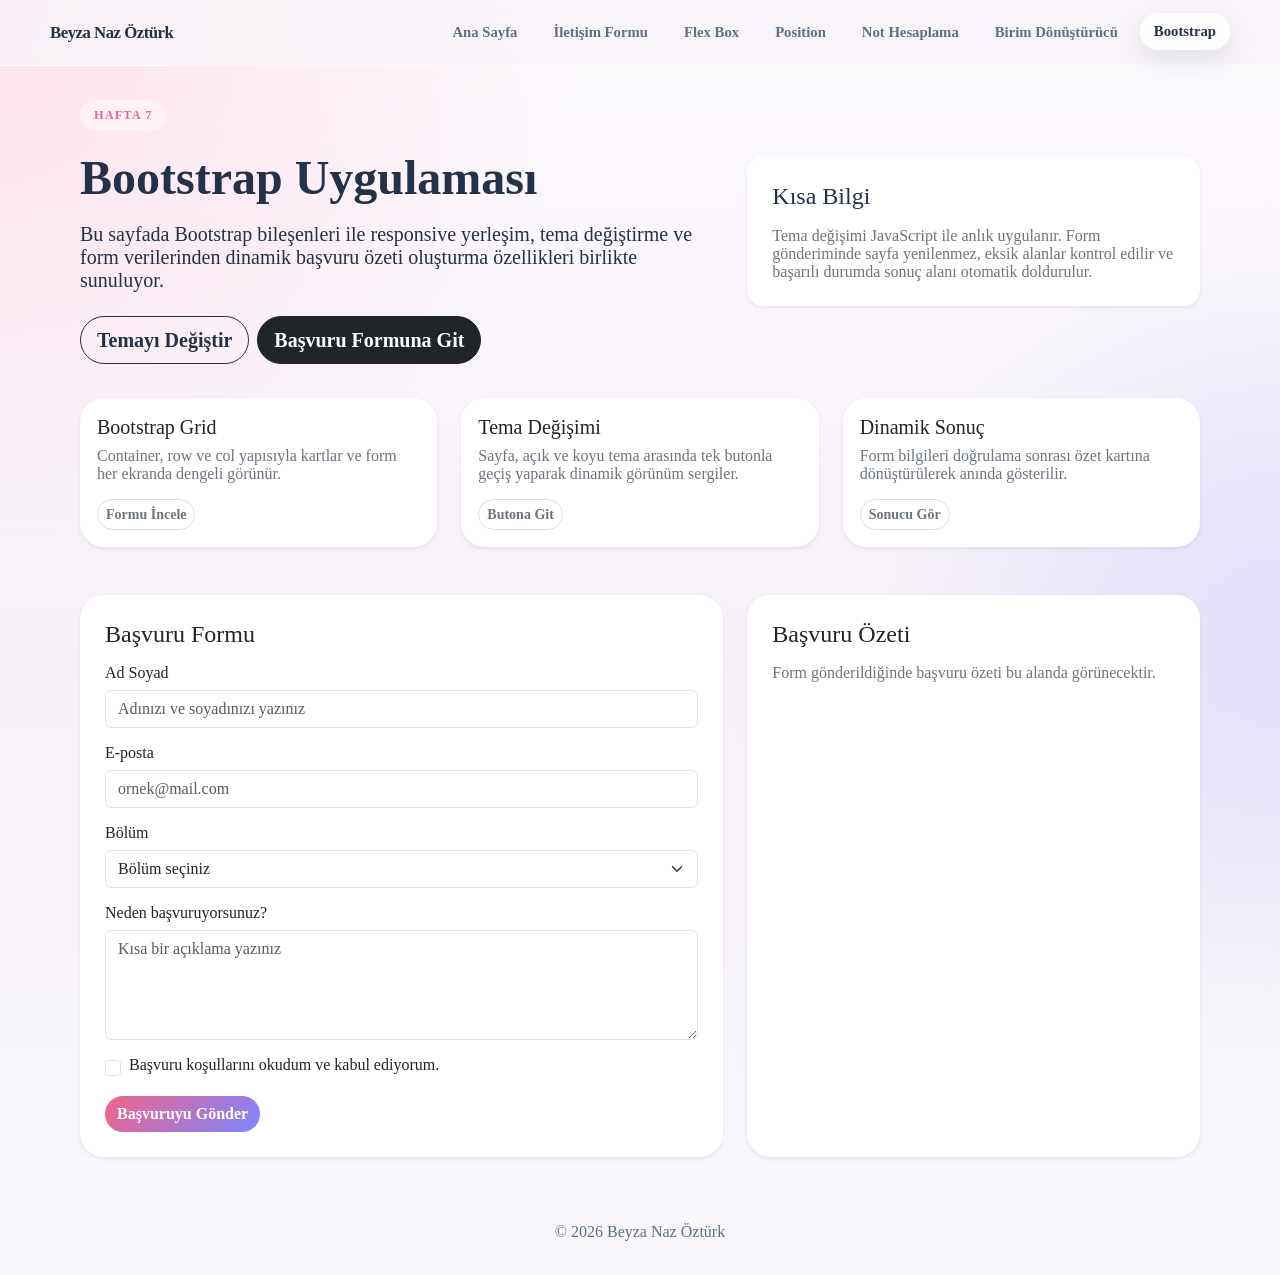
<file: hafta7.html>
<!DOCTYPE html>
<html lang="tr">
<head>
  <meta charset="UTF-8">
  <meta name="viewport" content="width=device-width, initial-scale=1.0">
  <title>Hafta 7 | Bootstrap</title>
  <link rel="preconnect" href="https://fonts.googleapis.com">
  <link rel="preconnect" href="https://fonts.gstatic.com" crossorigin>
  <link href="https://fonts.googleapis.com/css2?family=Manrope:wght@400;500;600;700;800&display=swap" rel="stylesheet">
  <link href="https://cdn.jsdelivr.net/npm/bootstrap@5.3.3/dist/css/bootstrap.min.css" rel="stylesheet" integrity="sha384-QWTKZyjpPEjISv5WaRU9OFeRpok6YctnYmDr5pNlyT2bRjXh0JMhjY6hW+ALEwIH" crossorigin="anonymous">
  <link rel="stylesheet" href="styles/style.css">
</head>
<body class="week7-page">
  <nav class="site-nav">
    <div class="nav-inner">
      <a class="nav-brand" href="index.html#top">Beyza Naz Öztürk</a>
      <button class="nav-toggle" type="button" aria-expanded="false" aria-label="Menüyü aç">Menü</button>
      <div class="nav-links">
        <a href="index.html#top">Ana Sayfa</a>
        <a href="contact.html">İletişim Formu</a>
        <a href="projelerim.html">Flex Box</a>
        <a href="lab_position.html">Position</a>
        <a href="hafta6-1.html">Not Hesaplama</a>
        <a href="hafta6-2.html">Birim Dönüştürücü</a>
        <a href="hafta7.html" aria-current="page">Bootstrap</a>
      </div>
    </div>
  </nav>

  <header class="page-hero week7-hero-area">
    <div class="section-shell">
      <div class="row align-items-center g-4">
        <div class="col-12 col-lg-7">
          <span class="eyebrow">Hafta 7</span>
          <h1 class="display-5 fw-bold mb-3">Bootstrap Uygulaması</h1>
          <p class="lead mb-4">
            Bu sayfada Bootstrap bileşenleri ile responsive yerleşim, tema değiştirme ve form verilerinden dinamik başvuru özeti oluşturma özellikleri birlikte sunuluyor.
          </p>
          <div class="d-flex flex-wrap gap-2">
            <button id="themeToggleBtn" type="button" class="btn btn-outline-dark btn-lg">Temayı Değiştir</button>
            <a href="#basvuru-formu" class="btn btn-dark btn-lg">Başvuru Formuna Git</a>
          </div>
        </div>
        <div class="col-12 col-lg-5">
          <div class="p-4 bg-white rounded-4 shadow-sm">
            <h2 class="h4 mb-3">Kısa Bilgi</h2>
            <p class="mb-0 text-secondary">
              Tema değişimi JavaScript ile anlık uygulanır. Form gönderiminde sayfa yenilenmez, eksik alanlar kontrol edilir ve başarılı durumda sonuç alanı otomatik doldurulur.
            </p>
          </div>
        </div>
      </div>
    </div>
  </header>

  <main class="pb-5">
    <section class="section-shell mb-5">
      <div class="row g-4">
        <div class="col-12 col-md-6 col-lg-4">
          <article class="card h-100 shadow-sm">
            <div class="card-body">
              <h2 class="card-title h5">Bootstrap Grid</h2>
              <p class="card-text text-secondary">Container, row ve col yapısıyla kartlar ve form her ekranda dengeli görünür.</p>
              <a href="#basvuru-formu" class="btn btn-sm btn-outline-secondary">Formu İncele</a>
            </div>
          </article>
        </div>
        <div class="col-12 col-md-6 col-lg-4">
          <article class="card h-100 shadow-sm">
            <div class="card-body">
              <h2 class="card-title h5">Tema Değişimi</h2>
              <p class="card-text text-secondary">Sayfa, açık ve koyu tema arasında tek butonla geçiş yaparak dinamik görünüm sergiler.</p>
              <a href="#themeToggleBtn" class="btn btn-sm btn-outline-secondary">Butona Git</a>
            </div>
          </article>
        </div>
        <div class="col-12 col-md-6 col-lg-4">
          <article class="card h-100 shadow-sm">
            <div class="card-body">
              <h2 class="card-title h5">Dinamik Sonuç</h2>
              <p class="card-text text-secondary">Form bilgileri doğrulama sonrası özet kartına dönüştürülerek anında gösterilir.</p>
              <a href="#sonuc-alani" class="btn btn-sm btn-outline-secondary">Sonucu Gör</a>
            </div>
          </article>
        </div>
      </div>
    </section>

    <section id="basvuru-formu" class="section-shell">
      <div class="row g-4">
        <div class="col-12 col-lg-7">
          <div class="card shadow-sm">
            <div class="card-body p-4">
              <h2 class="h4 mb-3">Başvuru Formu</h2>
              <form id="applicationForm" novalidate>
                <div class="mb-3">
                  <label for="fullName" class="form-label">Ad Soyad</label>
                  <input type="text" class="form-control" id="fullName" placeholder="Adınızı ve soyadınızı yazınız">
                </div>

                <div class="mb-3">
                  <label for="email" class="form-label">E-posta</label>
                  <input type="email" class="form-control" id="email" placeholder="ornek@mail.com">
                </div>

                <div class="mb-3">
                  <label for="department" class="form-label">Bölüm</label>
                  <select id="department" class="form-select">
                    <option value="" selected>Bölüm seçiniz</option>
                    <option value="Bilgisayar Mühendisliği">Bilgisayar Mühendisliği</option>
                    <option value="Yazılım Mühendisliği">Yazılım Mühendisliği</option>
                    <option value="Yönetim Bilişim Sistemleri">Yönetim Bilişim Sistemleri</option>
                  </select>
                </div>

                <div class="mb-3">
                  <label for="motivation" class="form-label">Neden başvuruyorsunuz?</label>
                  <textarea id="motivation" class="form-control" rows="4" placeholder="Kısa bir açıklama yazınız"></textarea>
                </div>

                <div class="form-check mb-3">
                  <input class="form-check-input" type="checkbox" value="" id="agreement">
                  <label class="form-check-label" for="agreement">
                    Başvuru koşullarını okudum ve kabul ediyorum.
                  </label>
                </div>

                <div id="formAlert" class="alert alert-danger d-none" role="alert"></div>

                <button type="submit" class="btn btn-primary">Başvuruyu Gönder</button>
              </form>
            </div>
          </div>
        </div>

        <div class="col-12 col-lg-5">
          <div id="sonuc-alani" class="card shadow-sm h-100">
            <div class="card-body p-4">
              <h2 class="h4 mb-3">Başvuru Özeti</h2>
              <p id="emptyResultText" class="text-secondary mb-0">Form gönderildiğinde başvuru özeti bu alanda görünecektir.</p>
              <div id="resultArea" class="d-none"></div>
            </div>
          </div>
        </div>
      </div>
    </section>
  </main>

  <footer class="site-footer">
    <p>© 2026 Beyza Naz Öztürk</p>
  </footer>

  <script src="https://cdn.jsdelivr.net/npm/bootstrap@5.3.3/dist/js/bootstrap.bundle.min.js" integrity="sha384-YvpcrYf0tY3lHB60NNkmXc5s9fDVZLESaAA55NDzOxhy9GkcIdslK1eN7N6jIeHz" crossorigin="anonymous"></script>
  <script src="scripts/main.js"></script>
  <script src="scripts/hafta7.js"></script>
</body>
</html>
</file>
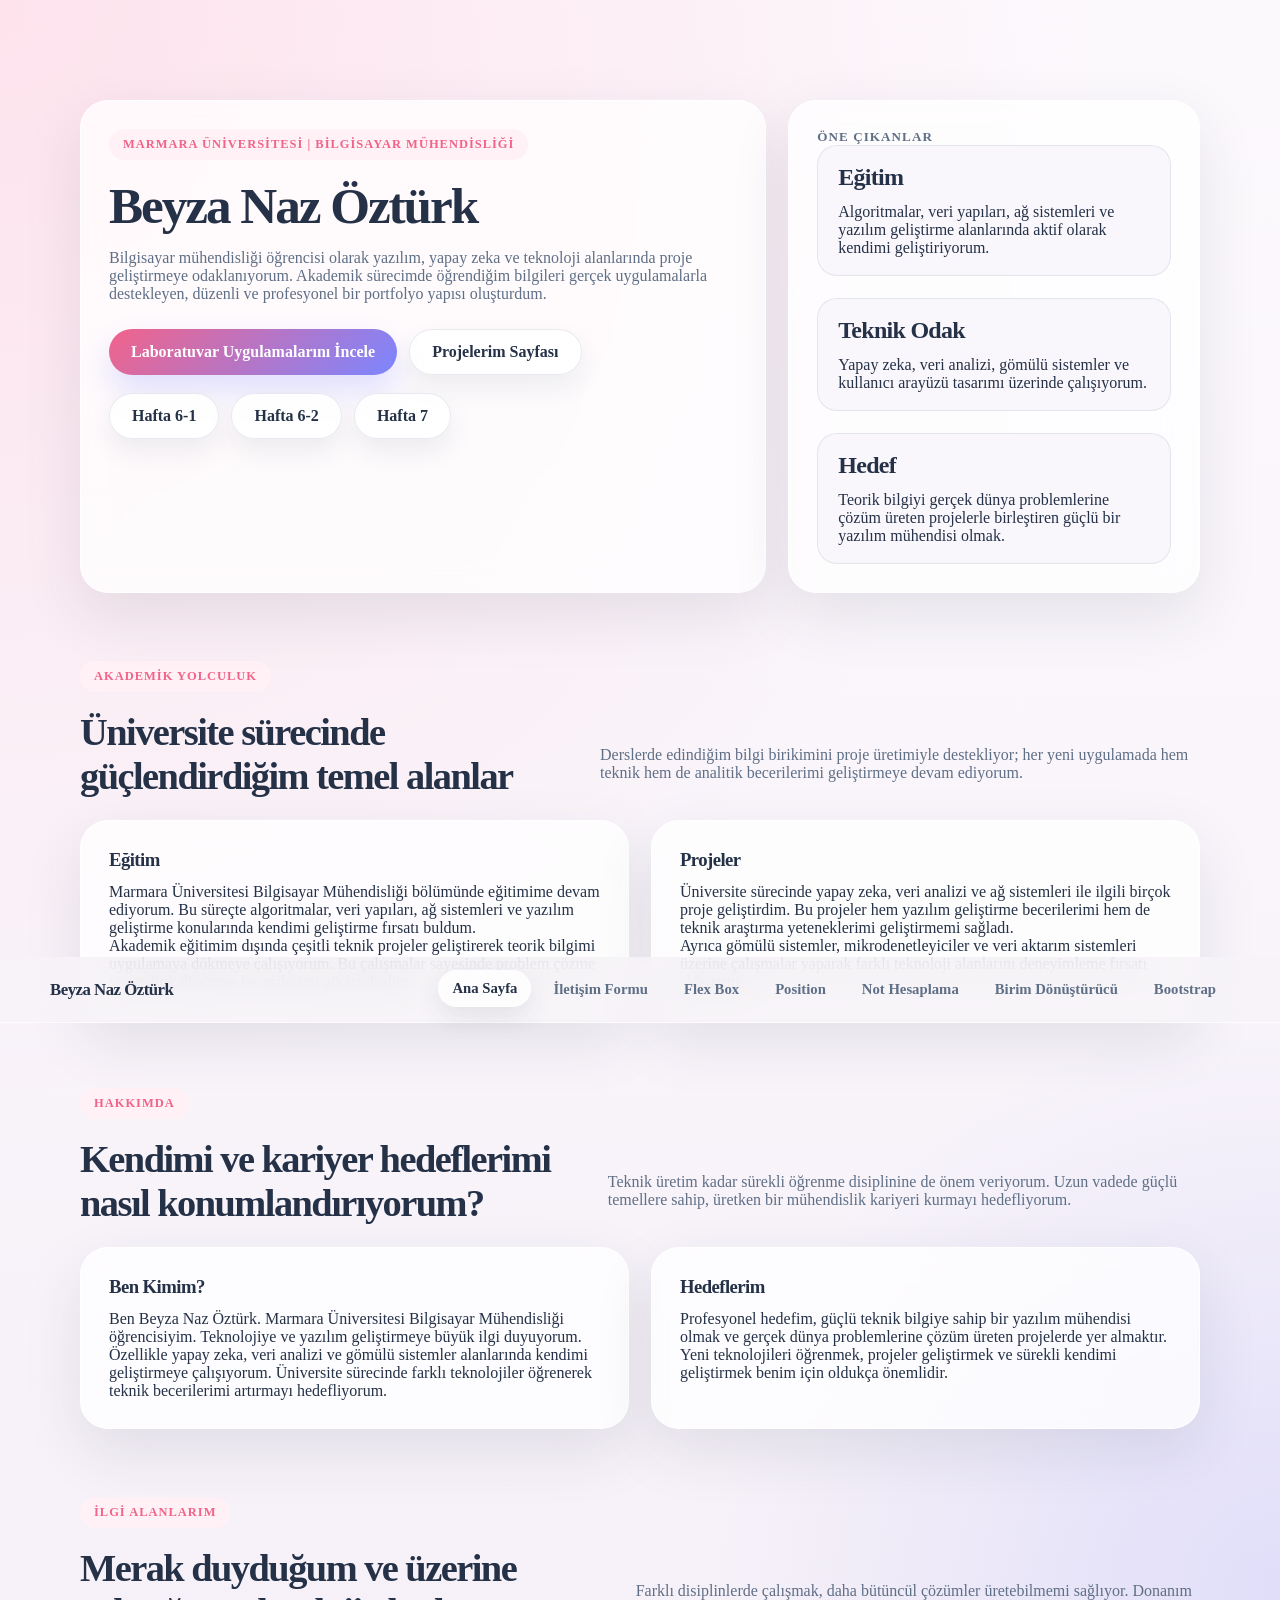
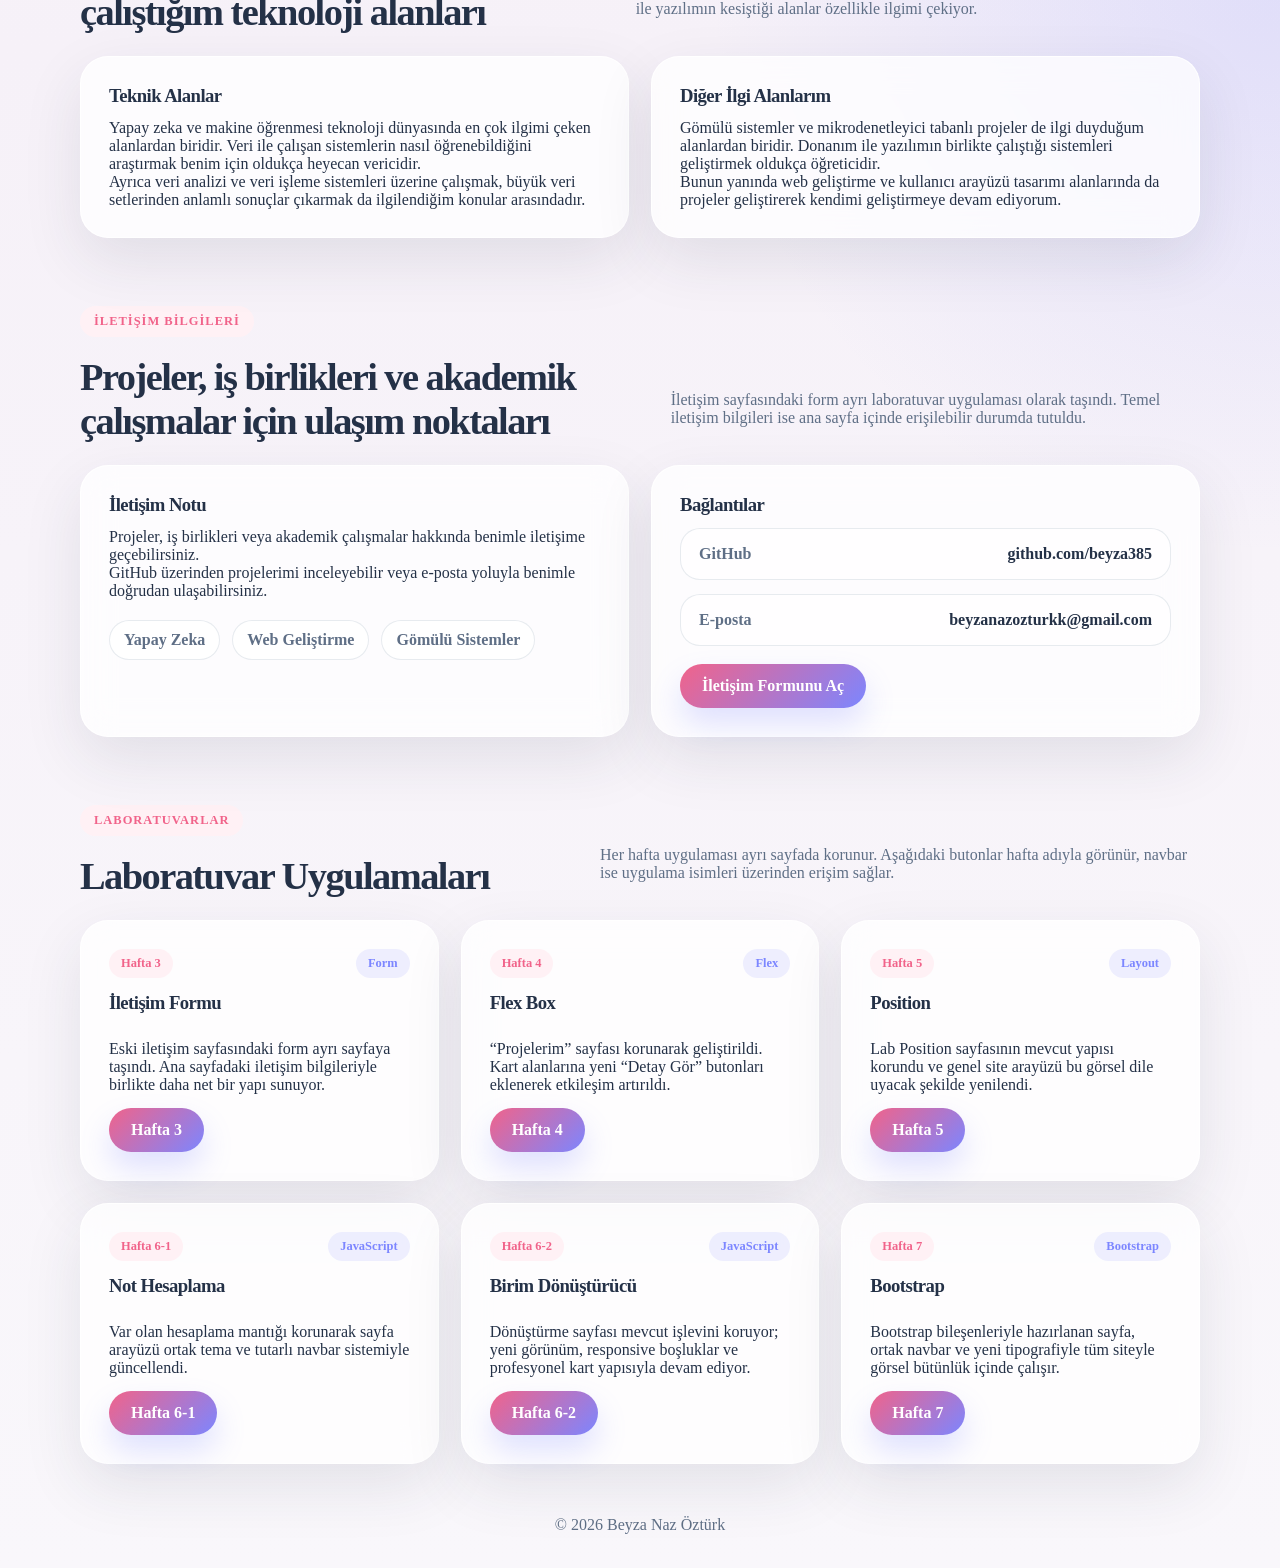
<file: interests.html>
<!DOCTYPE html>
<html lang="tr">
<head>
  <meta charset="UTF-8">
  <meta name="viewport" content="width=device-width, initial-scale=1.0">
  <meta http-equiv="refresh" content="0; url=index.html#ilgi-alanlari">
  <title>İlgi Alanlarım | Yönlendiriliyor</title>
  <link rel="preconnect" href="https://fonts.googleapis.com">
  <link rel="preconnect" href="https://fonts.gstatic.com" crossorigin>
  <link href="https://fonts.googleapis.com/css2?family=Manrope:wght@400;500;600;700;800&display=swap" rel="stylesheet">
  <link rel="stylesheet" href="styles/style.css">
</head>
<body class="redirect-page">
  <nav class="site-nav">
    <div class="nav-inner">
      <a class="nav-brand" href="index.html#top">Beyza Naz Öztürk</a>
      <button class="nav-toggle" type="button" aria-expanded="false" aria-label="Menüyü aç">Menü</button>
      <div class="nav-links">
        <a href="index.html#top" aria-current="page">Ana Sayfa</a>
        <a href="contact.html">İletişim Formu</a>
        <a href="projelerim.html">Flex Box</a>
        <a href="lab_position.html">Position</a>
        <a href="hafta6-1.html">Not Hesaplama</a>
        <a href="hafta6-2.html">Birim Dönüştürücü</a>
        <a href="hafta7.html">Bootstrap</a>
      </div>
    </div>
  </nav>

  <main class="redirect-main">
    <div class="section-shell">
      <section class="redirect-card">
        <span class="eyebrow">Güncel Yapı</span>
        <h1>İlgi Alanlarım bölümü ana sayfaya taşındı.</h1>
        <p>Otomatik yönlendirme çalışmazsa aşağıdaki buton ile doğrudan ilgili bölüme geçebilirsiniz.</p>
        <a href="index.html#ilgi-alanlari" class="primary-btn">İlgi Alanları Bölümüne Git</a>
      </section>
    </div>
  </main>

  <script src="scripts/main.js"></script>
</body>
</html>
</file>
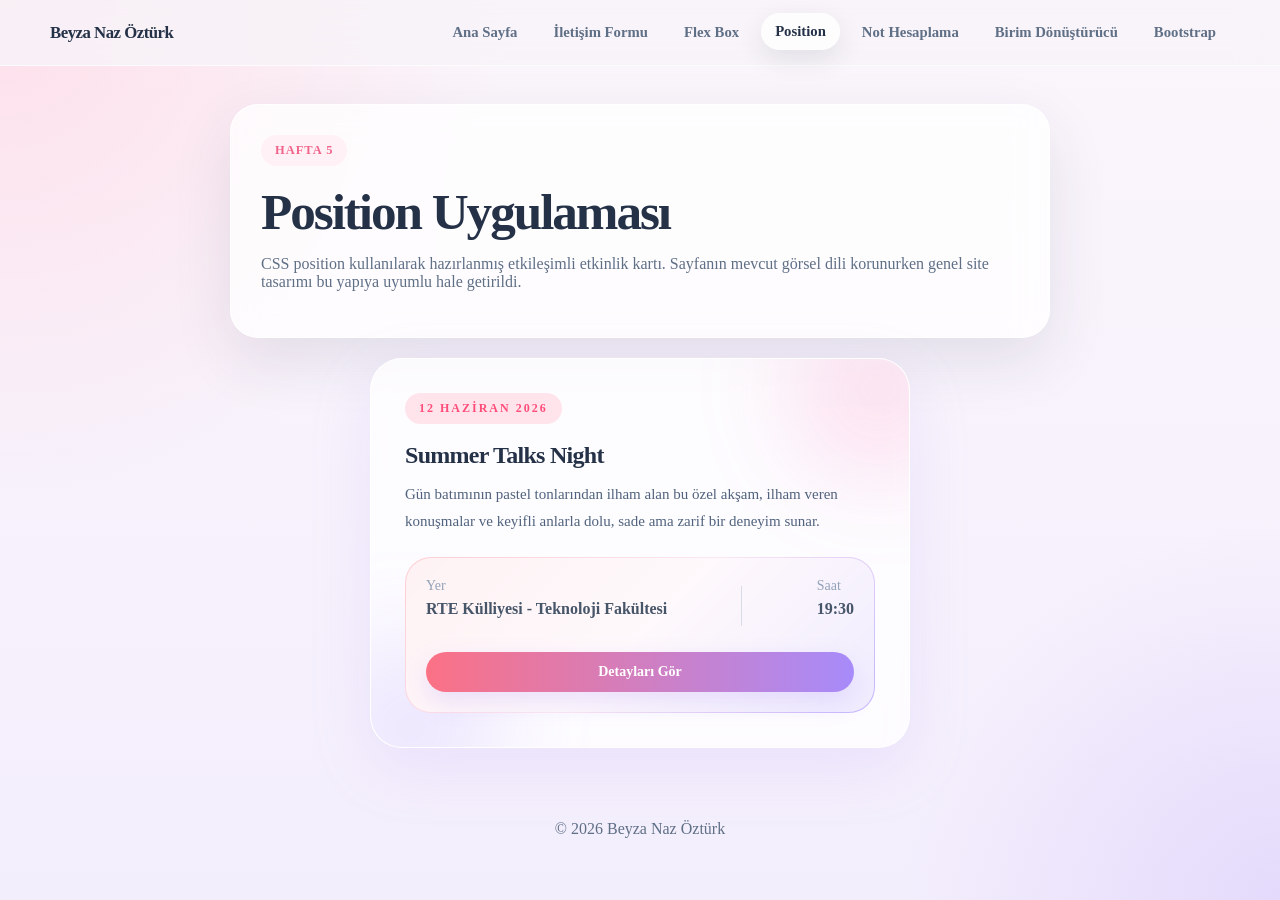
<file: lab_position.html>
<!DOCTYPE html>
<html lang="tr">
<head>
  <meta charset="UTF-8">
  <meta name="viewport" content="width=device-width, initial-scale=1.0">
  <title>Hafta 5 | Position</title>
  <link rel="preconnect" href="https://fonts.googleapis.com">
  <link rel="preconnect" href="https://fonts.gstatic.com" crossorigin>
  <link href="https://fonts.googleapis.com/css2?family=Manrope:wght@400;500;600;700;800&display=swap" rel="stylesheet">
  <link rel="stylesheet" href="styles/style.css">
</head>
<body class="lab-page">
  <nav class="site-nav">
    <div class="nav-inner">
      <a class="nav-brand" href="index.html#top">Beyza Naz Öztürk</a>
      <button class="nav-toggle" type="button" aria-expanded="false" aria-label="Menüyü aç">Menü</button>
      <div class="nav-links">
        <a href="index.html#top">Ana Sayfa</a>
        <a href="contact.html">İletişim Formu</a>
        <a href="projelerim.html">Flex Box</a>
        <a href="lab_position.html" aria-current="page">Position</a>
        <a href="hafta6-1.html">Not Hesaplama</a>
        <a href="hafta6-2.html">Birim Dönüştürücü</a>
        <a href="hafta7.html">Bootstrap</a>
      </div>
    </div>
  </nav>

  <header class="lab-header">
    <section class="page-banner">
      <span class="eyebrow">Hafta 5</span>
      <h1>Position Uygulaması</h1>
      <p>CSS position kullanılarak hazırlanmış etkileşimli etkinlik kartı. Sayfanın mevcut görsel dili korunurken genel site tasarımı bu yapıya uyumlu hale getirildi.</p>
    </section>
  </header>

  <main class="lab-container">
    <input type="checkbox" id="toggle-detail">

    <section class="event-card">
      <span class="event-badge">12 HAZİRAN 2026</span>

      <div class="event-content">
        <h2>Summer Talks Night</h2>

        <p class="event-intro">
          Gün batımının pastel tonlarından ilham alan bu özel akşam, ilham veren konuşmalar ve keyifli anlarla dolu,
          sade ama zarif bir deneyim sunar.
        </p>

        <div class="event-info-box">
          <div class="event-info-inner">
            <div class="event-info-row">
              <div>
                <p class="event-label">Yer</p>
                <p class="event-value">RTE Külliyesi - Teknoloji Fakültesi</p>
              </div>

              <div class="event-divider"></div>

              <div>
                <p class="event-label">Saat</p>
                <p class="event-value">19:30</p>
              </div>
            </div>

            <label for="toggle-detail" class="event-detail-btn">
              <span class="open-text">Detayları Gör</span>
              <span class="close-text">Detayı Kapat</span>
            </label>
          </div>
        </div>

        <div class="event-details">
          <div class="event-details-inner">
            <div class="event-detail-card">
              <h3>ETKİNLİK DETAYI</h3>
              <p>
                Açılış konuşmasıyla başlayacak etkinlik, kısa ilham oturumları ve keyifli bir networking bölümüyle devam eder.
                Minimal tasarım ve yumuşak renk geçişleriyle sakin ama etkileyici bir atmosfer sunar.
              </p>
            </div>

            <div class="event-mini-grid">
              <div class="event-mini-card">
                <h3>İÇERİK</h3>
                <p>Konuşmalar, mini deneyim alanı ve sosyal etkileşim bölümüyle dengeli bir akşam programı sunulur.</p>
              </div>

              <div class="event-mini-card">
                <h3>ATMOSFER</h3>
                <p>Açık hava hissi veren ferah bir ortam, hafif müzik ve sıcak bir etkinlik akışı ile desteklenir.</p>
              </div>
            </div>
          </div>
        </div>
      </div>
    </section>
  </main>

  <footer class="site-footer">
    <p>© 2026 Beyza Naz Öztürk</p>
  </footer>

  <script src="scripts/main.js"></script>
</body>
</html>
</file>
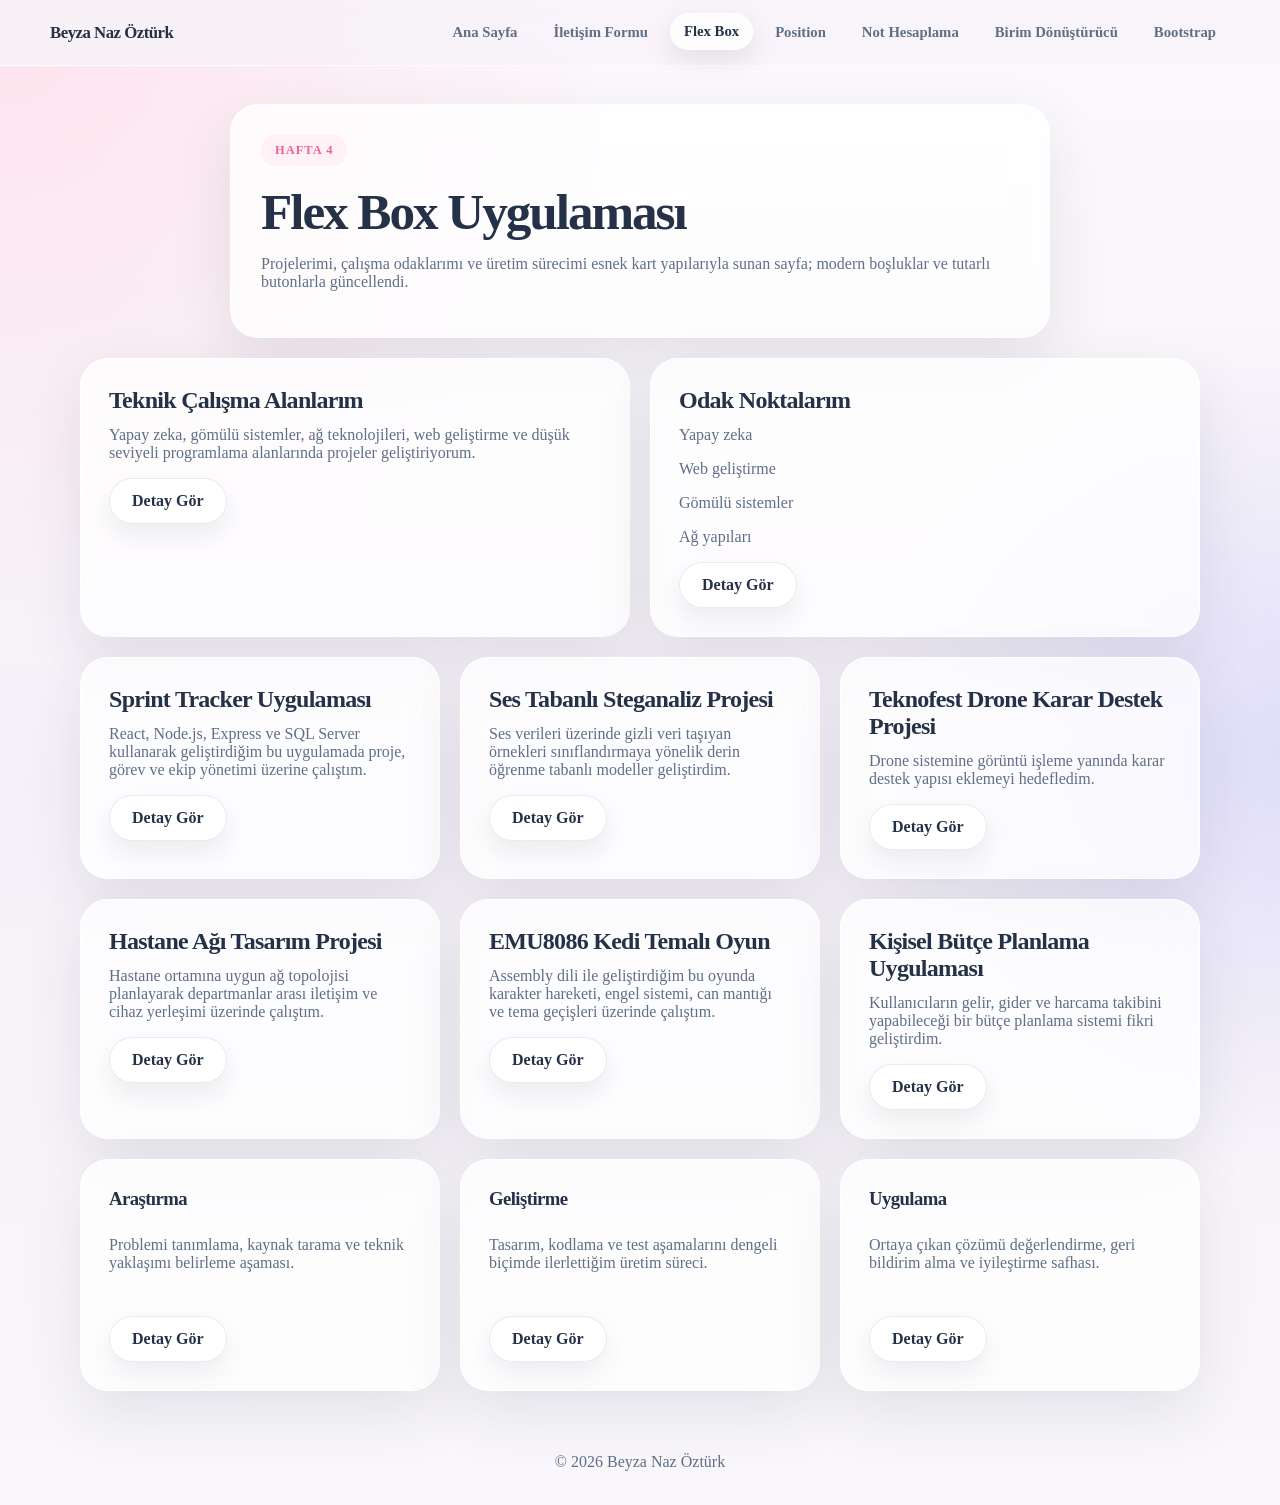
<file: projelerim.html>
<!DOCTYPE html>
<html lang="tr">
<head>
  <meta charset="UTF-8">
  <meta name="viewport" content="width=device-width, initial-scale=1.0">
  <title>Hafta 4 | Flex Box</title>
  <link rel="preconnect" href="https://fonts.googleapis.com">
  <link rel="preconnect" href="https://fonts.gstatic.com" crossorigin>
  <link href="https://fonts.googleapis.com/css2?family=Manrope:wght@400;500;600;700;800&display=swap" rel="stylesheet">
  <link rel="stylesheet" href="styles/style.css">
</head>
<body class="projects-page">
  <nav class="site-nav">
    <div class="nav-inner">
      <a class="nav-brand" href="index.html#top">Beyza Naz Öztürk</a>
      <button class="nav-toggle" type="button" aria-expanded="false" aria-label="Menüyü aç">Menü</button>
      <div class="nav-links">
        <a href="index.html#top">Ana Sayfa</a>
        <a href="contact.html">İletişim Formu</a>
        <a href="projelerim.html" aria-current="page">Flex Box</a>
        <a href="lab_position.html">Position</a>
        <a href="hafta6-1.html">Not Hesaplama</a>
        <a href="hafta6-2.html">Birim Dönüştürücü</a>
        <a href="hafta7.html">Bootstrap</a>
      </div>
    </div>
  </nav>

  <div class="projects-wrapper">
    <header class="projects-header">
      <section class="page-banner">
        <span class="eyebrow">Hafta 4</span>
        <h1>Flex Box Uygulaması</h1>
        <p>Projelerimi, çalışma odaklarımı ve üretim sürecimi esnek kart yapılarıyla sunan sayfa; modern boşluklar ve tutarlı butonlarla güncellendi.</p>
      </section>
    </header>

    <section class="projects-hero">
      <article class="hero-left">
        <h2>Teknik Çalışma Alanlarım</h2>
        <p>Yapay zeka, gömülü sistemler, ağ teknolojileri, web geliştirme ve düşük seviyeli programlama alanlarında projeler geliştiriyorum.</p>
        <details class="project-detail">
          <summary class="detail-trigger">Detay Gör</summary>
          <p class="project-detail-copy">Farklı teknoloji alanlarında çalışmak, problem çözme yaklaşımımı çeşitlendiriyor ve projelerde daha esnek kararlar almamı sağlıyor.</p>
        </details>
      </article>

      <article class="hero-right">
        <h2>Odak Noktalarım</h2>
        <p>Yapay zeka</p>
        <p>Web geliştirme</p>
        <p>Gömülü sistemler</p>
        <p>Ağ yapıları</p>
        <details class="project-detail">
          <summary class="detail-trigger">Detay Gör</summary>
          <p class="project-detail-copy">Projelerimde kullanıcı arayüzü ile teknik altyapı arasındaki dengeyi korumaya, hem işlevsel hem de anlaşılır çıktılar üretmeye odaklanıyorum.</p>
        </details>
      </article>
    </section>

    <section class="projects-cards">
      <article class="project-card">
        <h2>Sprint Tracker Uygulaması</h2>
        <p>React, Node.js, Express ve SQL Server kullanarak geliştirdiğim bu uygulamada proje, görev ve ekip yönetimi üzerine çalıştım.</p>
        <details class="project-detail">
          <summary class="detail-trigger">Detay Gör</summary>
          <p class="project-detail-copy">Bu proje, arayüz ve backend geliştirmeyi aynı akış içinde deneyimlediğim bir full-stack çalışma oldu. Özellikle görev durumları ve ekip koordinasyonu üzerine yoğunlaştım.</p>
        </details>
      </article>

      <article class="project-card">
        <h2>Ses Tabanlı Steganaliz Projesi</h2>
        <p>Ses verileri üzerinde gizli veri taşıyan örnekleri sınıflandırmaya yönelik derin öğrenme tabanlı modeller geliştirdim.</p>
        <details class="project-detail">
          <summary class="detail-trigger">Detay Gör</summary>
          <p class="project-detail-copy">Özellikle farklı stego türlerini ayırt etmeye odaklandım. Bu çalışma, veri hazırlama ve model yorumlama becerilerimi geliştirmeme katkı sağladı.</p>
        </details>
      </article>

      <article class="project-card">
        <h2>Teknofest Drone Karar Destek Projesi</h2>
        <p>Drone sistemine görüntü işleme yanında karar destek yapısı eklemeyi hedefledim.</p>
        <details class="project-detail">
          <summary class="detail-trigger">Detay Gör</summary>
          <p class="project-detail-copy">Amaç, farklı bölgeler için veri toplayıp en uygun rota ve görev önceliğini belirleyen daha akıllı bir yapı kurmaktı. Veri odaklı karar katmanı üzerine yoğunlaştım.</p>
        </details>
      </article>

      <article class="project-card">
        <h2>Hastane Ağı Tasarım Projesi</h2>
        <p>Hastane ortamına uygun ağ topolojisi planlayarak departmanlar arası iletişim ve cihaz yerleşimi üzerinde çalıştım.</p>
        <details class="project-detail">
          <summary class="detail-trigger">Detay Gör</summary>
          <p class="project-detail-copy">Kurumsal ağ mantığını uygulamalı olarak öğrenmemi sağlayan bu projede güvenilir bağlantı, ölçeklenebilirlik ve düzenli altyapı planlaması öne çıktı.</p>
        </details>
      </article>

      <article class="project-card">
        <h2>EMU8086 Kedi Temalı Oyun</h2>
        <p>Assembly dili ile geliştirdiğim bu oyunda karakter hareketi, engel sistemi, can mantığı ve tema geçişleri üzerinde çalıştım.</p>
        <details class="project-detail">
          <summary class="detail-trigger">Detay Gör</summary>
          <p class="project-detail-copy">Düşük seviyeli programlama mantığını daha iyi kavramamı sağlayan bu projede kullanıcı girdisi, oyun akışı ve basit grafik mantığı üzerine deneyim kazandım.</p>
        </details>
      </article>

      <article class="project-card">
        <h2>Kişisel Bütçe Planlama Uygulaması</h2>
        <p>Kullanıcıların gelir, gider ve harcama takibini yapabileceği bir bütçe planlama sistemi fikri geliştirdim.</p>
        <details class="project-detail">
          <summary class="detail-trigger">Detay Gör</summary>
          <p class="project-detail-copy">Amaç yalnızca kayıt tutmak değil, aynı zamanda daha mantıklı bütçe önerileri sunabilen bir yapı oluşturmaktı. Kullanıcı alışkanlıklarına göre öneri mantığı tasarlandı.</p>
        </details>
      </article>
    </section>

    <section class="projects-grow">
      <article class="grow-box grow-one">
        <h3>Araştırma</h3>
        <p>Problemi tanımlama, kaynak tarama ve teknik yaklaşımı belirleme aşaması.</p>
        <details class="project-detail">
          <summary class="detail-trigger">Detay Gör</summary>
          <p class="project-detail-copy">Projelerime başlamadan önce konu alanını anlamak, benzer çözümleri incelemek ve doğru teknoloji seçimini yapmak için araştırma sürecine zaman ayırıyorum.</p>
        </details>
      </article>

      <article class="grow-box grow-two">
        <h3>Geliştirme</h3>
        <p>Tasarım, kodlama ve test aşamalarını dengeli biçimde ilerlettiğim üretim süreci.</p>
        <details class="project-detail">
          <summary class="detail-trigger">Detay Gör</summary>
          <p class="project-detail-copy">Bu aşamada arayüz düzeni, veri akışı ve kullanıcı deneyimi birlikte ele alınıyor. Özellikle okunabilir ve sürdürülebilir kod yapısı oluşturmaya dikkat ediyorum.</p>
        </details>
      </article>

      <article class="grow-box grow-three">
        <h3>Uygulama</h3>
        <p>Ortaya çıkan çözümü değerlendirme, geri bildirim alma ve iyileştirme safhası.</p>
        <details class="project-detail">
          <summary class="detail-trigger">Detay Gör</summary>
          <p class="project-detail-copy">Geliştirilen çözümün gerçek kullanım senaryolarında nasıl davrandığını görmek, sonraki projelerde daha doğru kararlar almama yardımcı oluyor.</p>
        </details>
      </article>
    </section>
  </div>

  <footer class="site-footer">
    <p>© 2026 Beyza Naz Öztürk</p>
  </footer>

  <script src="scripts/main.js"></script>
</body>
</html>
</file>
<file: styles/style.css>
:root {
  --bg: #f7f3f8;
  --bg-soft: #fbf8fc;
  --surface: rgba(255, 255, 255, 0.76);
  --surface-strong: rgba(255, 255, 255, 0.92);
  --line: rgba(148, 163, 184, 0.22);
  --line-strong: rgba(148, 163, 184, 0.35);
  --text: #243147;
  --muted: #5f6f86;
  --accent: #f1638a;
  --accent-strong: #7c86ff;
  --accent-soft: #fff1f5;
  --shadow-soft: 0 22px 60px rgba(36, 49, 71, 0.1);
  --shadow-hover: 0 28px 70px rgba(36, 49, 71, 0.14);
  --radius-lg: 28px;
  --radius-md: 20px;
  --radius-sm: 16px;
}

* {
  box-sizing: border-box;
}

html {
  scroll-behavior: smooth;
}

body {
  margin: 0;
  min-height: 100vh;
  font-family: "Manrope", "Segoe UI", sans-serif;
  color: var(--text);
  line-height: 1.7;
  background:
    radial-gradient(circle at top left, rgba(255, 208, 223, 0.55), transparent 32%),
    radial-gradient(circle at right center, rgba(124, 134, 255, 0.18), transparent 28%),
    linear-gradient(180deg, #fcf9fd 0%, #f6f1f8 52%, #f9f7fb 100%);
}

body::before {
  content: "";
  position: fixed;
  inset: 0;
  pointer-events: none;
  background-image:
    linear-gradient(rgba(255, 255, 255, 0.06) 1px, transparent 1px),
    linear-gradient(90deg, rgba(255, 255, 255, 0.06) 1px, transparent 1px);
  background-size: 34px 34px;
  opacity: 0.35;
  z-index: -1;
}

body,
button,
input,
select,
textarea {
  font: inherit;
}

h1,
h2,
h3,
p {
  margin-top: 0;
}

a {
  color: inherit;
}

section[id] {
  scroll-margin-top: 110px;
}

.section-shell,
.projects-header,
.projects-hero,
.projects-cards,
.projects-grow,
.lab-header,
.lab-container,
.week-header,
.week-page {
  width: min(1120px, calc(100% - 32px));
  margin-left: auto;
  margin-right: auto;
}

.surface-card,
.hero-left,
.hero-right,
.project-card,
.grow-box,
.week-card,
.form-shell,
.info-shell,
.page-banner,
.redirect-card {
  background: var(--surface);
  border: 1px solid rgba(255, 255, 255, 0.85);
  border-radius: var(--radius-lg);
  box-shadow: var(--shadow-soft);
  backdrop-filter: blur(16px);
}

.site-nav {
  position: sticky;
  top: 0;
  z-index: 100;
  padding: 14px 0;
  backdrop-filter: blur(18px);
  background: rgba(247, 243, 248, 0.82);
  border-bottom: 1px solid rgba(255, 255, 255, 0.7);
}

.nav-inner {
  width: min(1180px, calc(100% - 32px));
  margin: 0 auto;
  display: flex;
  align-items: center;
  gap: 20px;
  position: relative;
}

.nav-brand {
  text-decoration: none;
  font-size: 1.05rem;
  font-weight: 800;
  color: var(--text);
  letter-spacing: -0.03em;
  white-space: nowrap;
}

.nav-toggle {
  display: none;
  margin-left: auto;
  border: 1px solid var(--line);
  border-radius: 999px;
  background: rgba(255, 255, 255, 0.7);
  color: var(--text);
  padding: 10px 16px;
  font-weight: 700;
  cursor: pointer;
}

.nav-links {
  margin-left: auto;
  display: flex;
  flex-wrap: wrap;
  align-items: center;
  justify-content: flex-end;
  gap: 8px;
}

.nav-links a {
  text-decoration: none;
  padding: 10px 14px;
  border-radius: 999px;
  color: var(--muted);
  font-size: 0.92rem;
  font-weight: 700;
  transition: transform 0.25s ease, background-color 0.25s ease, box-shadow 0.25s ease, color 0.25s ease;
}

.nav-links a:hover,
.nav-links a[aria-current="page"] {
  color: var(--text);
  background: rgba(255, 255, 255, 0.86);
  box-shadow: 0 10px 26px rgba(36, 49, 71, 0.1);
  transform: translateY(-1px);
}

.hero-section,
.page-hero,
.section {
  padding: 34px 0;
}

.hero-grid,
.page-grid,
.card-grid,
.lab-grid,
.hero-stats {
  display: grid;
  gap: 22px;
}

.hero-grid {
  grid-template-columns: minmax(0, 1.25fr) minmax(320px, 0.75fr);
  align-items: stretch;
}

.page-grid,
.card-grid {
  grid-template-columns: repeat(2, minmax(0, 1fr));
}

.hero-copy,
.hero-panel,
.contact-layout .info-shell,
.contact-layout .form-shell {
  padding: 30px;
}

.eyebrow {
  display: inline-flex;
  align-items: center;
  gap: 8px;
  padding: 8px 14px;
  border-radius: 999px;
  background: var(--accent-soft);
  color: var(--accent);
  font-size: 0.78rem;
  font-weight: 800;
  letter-spacing: 0.08em;
  text-transform: uppercase;
  margin-bottom: 18px;
}

.hero-copy h1,
.page-banner h1,
.redirect-card h1 {
  margin-bottom: 16px;
  font-size: clamp(2.2rem, 4vw, 4.2rem);
  line-height: 1.08;
  letter-spacing: -0.04em;
}

.hero-copy p,
.page-banner p,
.redirect-card p,
.section-head p,
.project-card p,
.hero-left p,
.hero-right p,
.grow-box p,
.week-header p,
.lab-header p {
  color: var(--muted);
}

.cta-row,
.button-group,
.quick-links,
.pill-list {
  display: flex;
  flex-wrap: wrap;
  gap: 12px;
}

.primary-btn,
.secondary-btn,
.week-btn,
.lab-button,
.hero-link-button,
.card-button,
.send-btn,
.clear-btn,
.detail-trigger,
.modern-btn {
  display: inline-flex;
  align-items: center;
  justify-content: center;
  gap: 8px;
  border: none;
  border-radius: 999px;
  padding: 13px 22px;
  font-weight: 800;
  text-decoration: none;
  cursor: pointer;
  transition: transform 0.25s ease, box-shadow 0.25s ease, background 0.25s ease, color 0.25s ease, border-color 0.25s ease;
}

.primary-btn,
.lab-button,
.send-btn,
.modern-btn {
  color: #fff;
  background: linear-gradient(135deg, var(--accent) 0%, var(--accent-strong) 100%);
  box-shadow: 0 16px 30px rgba(124, 134, 255, 0.24);
}

.secondary-btn,
.week-btn,
.hero-link-button,
.card-button,
.detail-trigger,
.clear-btn {
  color: var(--text);
  background: rgba(255, 255, 255, 0.86);
  border: 1px solid var(--line);
  box-shadow: 0 12px 26px rgba(36, 49, 71, 0.08);
}

.primary-btn:hover,
.secondary-btn:hover,
.week-btn:hover,
.lab-button:hover,
.hero-link-button:hover,
.card-button:hover,
.send-btn:hover,
.clear-btn:hover,
.detail-trigger:hover,
.modern-btn:hover {
  transform: translateY(-2px);
  box-shadow: var(--shadow-hover);
}

.quick-links {
  margin-top: 18px;
}

.hero-copy .cta-row {
  margin-top: 26px;
}

.hero-panel {
  padding: 28px;
}

.panel-label {
  margin-bottom: 14px;
  color: var(--muted);
  font-size: 0.82rem;
  font-weight: 800;
  letter-spacing: 0.08em;
  text-transform: uppercase;
}

.hero-stats {
  grid-template-columns: 1fr;
}

.stat-card {
  padding: 18px 20px;
  border-radius: var(--radius-md);
  background: rgba(250, 246, 252, 0.86);
  border: 1px solid var(--line);
}

.stat-card h2,
.surface-card h3,
.lab-card h3,
.project-card h2,
.hero-left h2,
.hero-right h2,
.grow-box h3,
.week-card h2,
.form-shell h2,
.info-shell h2,
.event-card h2 {
  margin-bottom: 12px;
  color: var(--text);
  letter-spacing: -0.03em;
}

.stat-card p,
.surface-card p,
.info-item p,
.lab-card p {
  margin-bottom: 0;
}

.section-head {
  display: flex;
  justify-content: space-between;
  align-items: end;
  gap: 24px;
  margin-bottom: 22px;
}

.section-head h2 {
  margin-bottom: 0;
  font-size: clamp(1.8rem, 3vw, 2.8rem);
  letter-spacing: -0.04em;
}

.section-copy {
  max-width: 600px;
}

.surface-card {
  padding: 28px;
}

.pill-list {
  margin-top: 20px;
}

.pill {
  display: inline-flex;
  align-items: center;
  padding: 10px 14px;
  border-radius: 999px;
  background: rgba(255, 255, 255, 0.7);
  border: 1px solid var(--line);
  color: var(--muted);
  font-weight: 700;
}

.info-list {
  display: grid;
  gap: 14px;
}

.info-item {
  padding: 18px 20px;
  border-radius: var(--radius-md);
  background: rgba(250, 246, 252, 0.86);
  border: 1px solid var(--line);
}

.info-item strong {
  display: block;
  margin-bottom: 8px;
  font-size: 1rem;
}

.contact-link {
  display: flex;
  justify-content: space-between;
  gap: 12px;
  padding: 16px 18px;
  border-radius: var(--radius-md);
  border: 1px solid var(--line);
  background: rgba(255, 255, 255, 0.65);
  text-decoration: none;
  color: var(--text);
}

.contact-link span {
  color: var(--muted);
  font-weight: 700;
}

.lab-grid {
  grid-template-columns: repeat(3, minmax(0, 1fr));
}

.lab-card {
  display: flex;
  flex-direction: column;
  gap: 14px;
}

.lab-card-top {
  display: flex;
  justify-content: space-between;
  align-items: center;
  gap: 14px;
}

.week-label,
.lab-tag {
  display: inline-flex;
  align-items: center;
  padding: 7px 12px;
  border-radius: 999px;
  font-size: 0.78rem;
  font-weight: 800;
}

.week-label {
  background: var(--accent-soft);
  color: var(--accent);
}

.lab-tag {
  background: rgba(124, 134, 255, 0.12);
  color: var(--accent-strong);
}

.lab-button {
  margin-top: auto;
  width: fit-content;
}

.site-footer {
  padding: 18px 16px 34px;
  text-align: center;
  color: var(--muted);
}

.site-footer p {
  margin-bottom: 0;
}

.page-banner,
.redirect-card {
  padding: 30px;
}

.contact-layout {
  grid-template-columns: minmax(0, 0.8fr) minmax(0, 1.2fr);
}

.form-shell form,
.modern-form {
  display: grid;
  gap: 16px;
}

.form-grid {
  display: grid;
  grid-template-columns: repeat(2, minmax(0, 1fr));
  gap: 16px;
}

.form-field {
  display: flex;
  flex-direction: column;
  gap: 8px;
}

.form-field--full {
  grid-column: 1 / -1;
}

.form-field label,
.contact-container label,
.form-group label {
  font-size: 0.8rem;
  font-weight: 800;
  color: var(--muted);
  text-transform: uppercase;
  letter-spacing: 0.08em;
}

.form-field input,
.form-field select,
.form-field textarea,
.contact-container input[type="text"],
.contact-container input[type="email"],
.contact-container input[type="password"],
.contact-container input[type="file"],
.contact-container select,
.contact-container textarea,
.modern-form input,
.modern-form select {
  width: 100%;
  padding: 14px 16px;
  border-radius: var(--radius-sm);
  border: 1px solid var(--line);
  background: rgba(255, 255, 255, 0.78);
  color: var(--text);
  transition: border-color 0.25s ease, box-shadow 0.25s ease, background-color 0.25s ease;
}

.form-field textarea,
.contact-container textarea {
  resize: vertical;
  min-height: 150px;
}

.form-field input:focus,
.form-field select:focus,
.form-field textarea:focus,
.contact-container input:focus,
.contact-container select:focus,
.contact-container textarea:focus,
.modern-form input:focus,
.modern-form select:focus {
  outline: none;
  border-color: rgba(124, 134, 255, 0.48);
  box-shadow: 0 0 0 4px rgba(124, 134, 255, 0.12);
  background: #fff;
}

.option-box {
  display: grid;
  gap: 10px;
  padding: 16px;
  border-radius: var(--radius-md);
  background: rgba(255, 255, 255, 0.65);
  border: 1px solid var(--line);
}

.inline-option {
  display: flex;
  align-items: center;
  gap: 12px;
  padding: 12px 14px;
  border-radius: 14px;
  background: rgba(250, 246, 252, 0.88);
  cursor: pointer;
  font-weight: 700;
}

.inline-option input {
  width: auto;
  margin: 0;
}

.button-group {
  justify-content: flex-start;
}

.clear-btn {
  color: #be335c;
  background: rgba(255, 241, 245, 0.9);
  border-color: rgba(241, 99, 138, 0.18);
}

.projects-wrapper {
  padding-bottom: 24px;
}

.projects-header,
.lab-header,
.week-header {
  padding-top: 38px;
  padding-bottom: 20px;
}

.projects-header .page-banner,
.lab-header .page-banner,
.week-header .page-banner {
  max-width: 820px;
  margin-left: auto;
  margin-right: auto;
}

.projects-hero,
.projects-cards,
.projects-grow {
  display: grid;
  gap: 20px;
  margin-bottom: 20px;
}

.projects-hero {
  grid-template-columns: repeat(2, minmax(0, 1fr));
}

.projects-cards {
  grid-template-columns: repeat(3, minmax(0, 1fr));
}

.projects-grow {
  grid-template-columns: repeat(3, minmax(0, 1fr));
}

.hero-left,
.hero-right,
.project-card,
.grow-box {
  padding: 28px;
}

.grow-box {
  display: flex;
  flex-direction: column;
  gap: 14px;
  justify-content: space-between;
}

.project-detail {
  margin-top: 14px;
}

.project-detail summary {
  list-style: none;
}

.project-detail summary::-webkit-details-marker {
  display: none;
}

.project-detail-copy {
  margin-top: 14px;
  padding: 14px 16px;
  border-radius: var(--radius-sm);
  background: rgba(250, 246, 252, 0.86);
  border: 1px solid var(--line);
  color: var(--muted);
}

.lab-page {
  background:
    radial-gradient(circle at top left, rgba(255, 211, 224, 0.65), transparent 32%),
    radial-gradient(circle at right bottom, rgba(167, 139, 250, 0.2), transparent 24%),
    linear-gradient(180deg, #fbf6fb 0%, #f3eefc 100%);
}

.lab-container {
  display: flex;
  justify-content: center;
  margin-bottom: 54px;
}

#toggle-detail {
  display: none;
}

.event-card {
  position: relative;
  width: 100%;
  max-width: 540px;
  padding: 34px;
  border-radius: 32px;
  overflow: hidden;
  background: rgba(255, 255, 255, 0.76);
  border: 1px solid rgba(255, 255, 255, 0.92);
  box-shadow: 0 20px 60px rgba(190, 160, 255, 0.18);
  backdrop-filter: blur(10px);
  transition: transform 0.35s ease, box-shadow 0.35s ease;
}

.event-card:hover {
  transform: translateY(-8px) scale(1.01);
  box-shadow: 0 28px 70px rgba(190, 160, 255, 0.28);
}

.event-card::before,
.event-card::after {
  content: "";
  position: absolute;
  border-radius: 50%;
  filter: blur(45px);
  z-index: 0;
}

.event-card::before {
  width: 180px;
  height: 180px;
  top: -60px;
  right: -60px;
  background: rgba(244, 114, 182, 0.18);
}

.event-card::after {
  width: 180px;
  height: 180px;
  bottom: -70px;
  left: -50px;
  background: rgba(167, 139, 250, 0.18);
}

.event-content {
  position: relative;
  z-index: 1;
}

.event-badge {
  display: inline-block;
  padding: 8px 14px;
  border-radius: 999px;
  background: #ffe4ec;
  color: #ff4d79;
  font-size: 12px;
  font-weight: 800;
  letter-spacing: 2px;
  margin-bottom: 18px;
}

.event-intro {
  font-size: 15px;
  line-height: 1.8;
  color: #50627d;
  margin-bottom: 22px;
}

.event-info-box {
  padding: 1px;
  border-radius: 26px;
  background: linear-gradient(135deg, #fecdd3, #fce7f3, #c4b5fd);
}

.event-info-inner {
  background: rgba(255, 255, 255, 0.74);
  border-radius: 25px;
  padding: 20px;
}

.event-info-row {
  display: flex;
  justify-content: space-between;
  align-items: center;
  gap: 16px;
}

.event-label {
  color: #94a3b8;
  font-size: 14px;
  margin-bottom: 6px;
}

.event-value {
  color: #475569;
  font-size: 16px;
  font-weight: 800;
}

.event-divider {
  width: 1px;
  height: 40px;
  background: #d8dce7;
}

.event-detail-btn {
  display: block;
  margin-top: 18px;
  text-align: center;
  padding: 12px 18px;
  border-radius: 999px;
  background: linear-gradient(90deg, #fb7185, #a78bfa);
  color: white;
  font-size: 14px;
  font-weight: 800;
  cursor: pointer;
  box-shadow: 0 10px 24px rgba(167, 139, 250, 0.22);
  transition: transform 0.3s ease, box-shadow 0.3s ease;
}

.event-detail-btn:hover {
  transform: scale(1.03);
  box-shadow: 0 14px 28px rgba(167, 139, 250, 0.28);
}

.event-detail-btn .close-text {
  display: none;
}

#toggle-detail:checked ~ .event-card .event-detail-btn .open-text {
  display: none;
}

#toggle-detail:checked ~ .event-card .event-detail-btn .close-text {
  display: inline;
}

.event-details {
  max-height: 0;
  opacity: 0;
  overflow: hidden;
  transition: max-height 0.7s ease, opacity 0.5s ease, margin-top 0.5s ease;
}

#toggle-detail:checked ~ .event-card .event-details {
  max-height: 600px;
  opacity: 1;
  margin-top: 24px;
}

.event-details-inner {
  border-top: 1px solid #f8cfdc;
  padding-top: 24px;
}

.event-detail-card,
.event-mini-card {
  border-radius: 18px;
  padding: 18px;
}

.event-detail-card {
  background: #fff1f5;
  margin-bottom: 16px;
}

.event-detail-card h3,
.event-mini-card h3 {
  font-size: 12px;
  letter-spacing: 2px;
  margin-bottom: 10px;
}

.event-detail-card h3 {
  color: #f472b6;
}

.event-mini-card h3 {
  color: #8b5cf6;
}

.event-detail-card p,
.event-mini-card p {
  font-size: 14px;
  line-height: 1.9;
  color: #5c6c83;
  margin-bottom: 0;
}

.event-mini-grid {
  display: grid;
  grid-template-columns: repeat(2, minmax(0, 1fr));
  gap: 12px;
}

.event-mini-card {
  background: rgba(255, 255, 255, 0.8);
  border: 1px solid #f8d4df;
  box-shadow: 0 4px 16px rgba(15, 23, 42, 0.04);
}

.week-page {
  padding-bottom: 54px;
}

.week-card {
  width: 100%;
  max-width: 560px;
  margin: 0 auto;
  padding: 30px;
}

.week-card h2 {
  text-align: center;
  font-size: 1.55rem;
}

.form-group {
  display: flex;
  flex-direction: column;
  gap: 8px;
}

.result-card {
  margin-top: 24px;
  padding: 20px;
  border-radius: 18px;
  background: rgba(250, 246, 252, 0.82);
  border: 1px solid var(--line);
}

.result-card h3 {
  margin-bottom: 12px;
}

.result-error {
  color: #b91c1c;
  font-weight: 800;
  margin: 0;
}

.success-text {
  color: #15803d;
  font-weight: 800;
}

.fail-text {
  color: #b91c1c;
  font-weight: 800;
}

.week7-page .week7-hero-area .bg-white,
.week7-page .card {
  border: 1px solid rgba(255, 255, 255, 0.7);
  border-radius: 24px;
  box-shadow: var(--shadow-soft);
}

.week7-page .btn {
  border-radius: 999px;
  font-weight: 800;
}

.week7-page .btn-primary {
  border: none;
  background: linear-gradient(135deg, var(--accent) 0%, var(--accent-strong) 100%);
}

.week7-page .btn-outline-dark {
  border-color: var(--text);
  color: var(--text);
}

.week7-page .btn-outline-secondary {
  border-color: var(--line-strong);
}

body.week7-page.theme-dark {
  color: #eef2ff;
  background:
    radial-gradient(circle at top left, rgba(241, 99, 138, 0.12), transparent 24%),
    radial-gradient(circle at right center, rgba(124, 134, 255, 0.22), transparent 22%),
    linear-gradient(180deg, #181c27 0%, #121621 100%);
}

body.week7-page.theme-dark .site-nav {
  background: rgba(18, 22, 33, 0.86);
  border-bottom-color: rgba(255, 255, 255, 0.08);
}

body.week7-page.theme-dark .nav-brand {
  color: #f8fafc;
}

body.week7-page.theme-dark .nav-links a {
  color: #cbd5e1;
}

body.week7-page.theme-dark .nav-links a:hover,
body.week7-page.theme-dark .nav-links a[aria-current="page"] {
  color: #fff;
  background: rgba(255, 255, 255, 0.1);
}

body.week7-page.theme-dark .card,
body.week7-page.theme-dark .bg-white {
  background-color: #202534 !important;
  color: #eef2ff;
  border-color: rgba(255, 255, 255, 0.08) !important;
}

body.week7-page.theme-dark .text-secondary,
body.week7-page.theme-dark .card-text,
body.week7-page.theme-dark .lead,
body.week7-page.theme-dark .form-check-label {
  color: #cbd5e1 !important;
}

body.week7-page.theme-dark .form-control,
body.week7-page.theme-dark .form-select {
  background-color: #161b29;
  color: #f8fafc;
  border-color: #3a435b;
}

body.week7-page.theme-dark .form-control::placeholder {
  color: #94a3b8;
}

body.week7-page.theme-dark .btn-outline-dark {
  color: #f8fafc;
  border-color: rgba(255, 255, 255, 0.28);
}

body.week7-page.theme-dark .btn-outline-light {
  border-color: rgba(255, 255, 255, 0.28);
}

.redirect-page {
  display: flex;
  flex-direction: column;
}

.redirect-main {
  padding: 56px 0;
}

@media (max-width: 1080px) {
  .nav-toggle {
    display: inline-flex;
  }

  .nav-links {
    position: absolute;
    top: calc(100% + 12px);
    left: 0;
    right: 0;
    flex-direction: column;
    align-items: stretch;
    gap: 6px;
    padding: 16px;
    border-radius: 24px;
    background: rgba(247, 243, 248, 0.96);
    border: 1px solid rgba(255, 255, 255, 0.88);
    box-shadow: var(--shadow-soft);
    opacity: 0;
    visibility: hidden;
    transform: translateY(-10px);
    transition: opacity 0.25s ease, transform 0.25s ease, visibility 0.25s ease;
  }

  .site-nav.is-open .nav-links {
    opacity: 1;
    visibility: visible;
    transform: translateY(0);
  }

  .nav-links a {
    width: 100%;
    justify-content: center;
  }

  .hero-grid,
  .page-grid,
  .contact-layout,
  .projects-hero,
  .projects-cards,
  .projects-grow,
  .lab-grid,
  .card-grid {
    grid-template-columns: 1fr;
  }
}

@media (max-width: 720px) {
  .section-shell,
  .projects-header,
  .projects-hero,
  .projects-cards,
  .projects-grow,
  .lab-header,
  .lab-container,
  .week-header,
  .week-page {
    width: min(1120px, calc(100% - 20px));
  }

  .hero-copy,
  .hero-panel,
  .surface-card,
  .hero-left,
  .hero-right,
  .project-card,
  .grow-box,
  .week-card,
  .form-shell,
  .info-shell,
  .page-banner,
  .redirect-card {
    padding: 22px;
  }

  .section-head {
    flex-direction: column;
    align-items: start;
  }

  .cta-row,
  .button-group {
    flex-direction: column;
    align-items: stretch;
  }

  .primary-btn,
  .secondary-btn,
  .send-btn,
  .clear-btn,
  .modern-btn {
    width: 100%;
  }

  .quick-links {
    gap: 10px;
  }

  .quick-links .week-btn {
    flex: 1 1 100%;
  }

  .form-grid,
  .event-mini-grid {
    grid-template-columns: 1fr;
  }

  .event-info-row {
    flex-direction: column;
    align-items: start;
  }

  .event-divider {
    width: 100%;
    height: 1px;
  }
}
</file>
